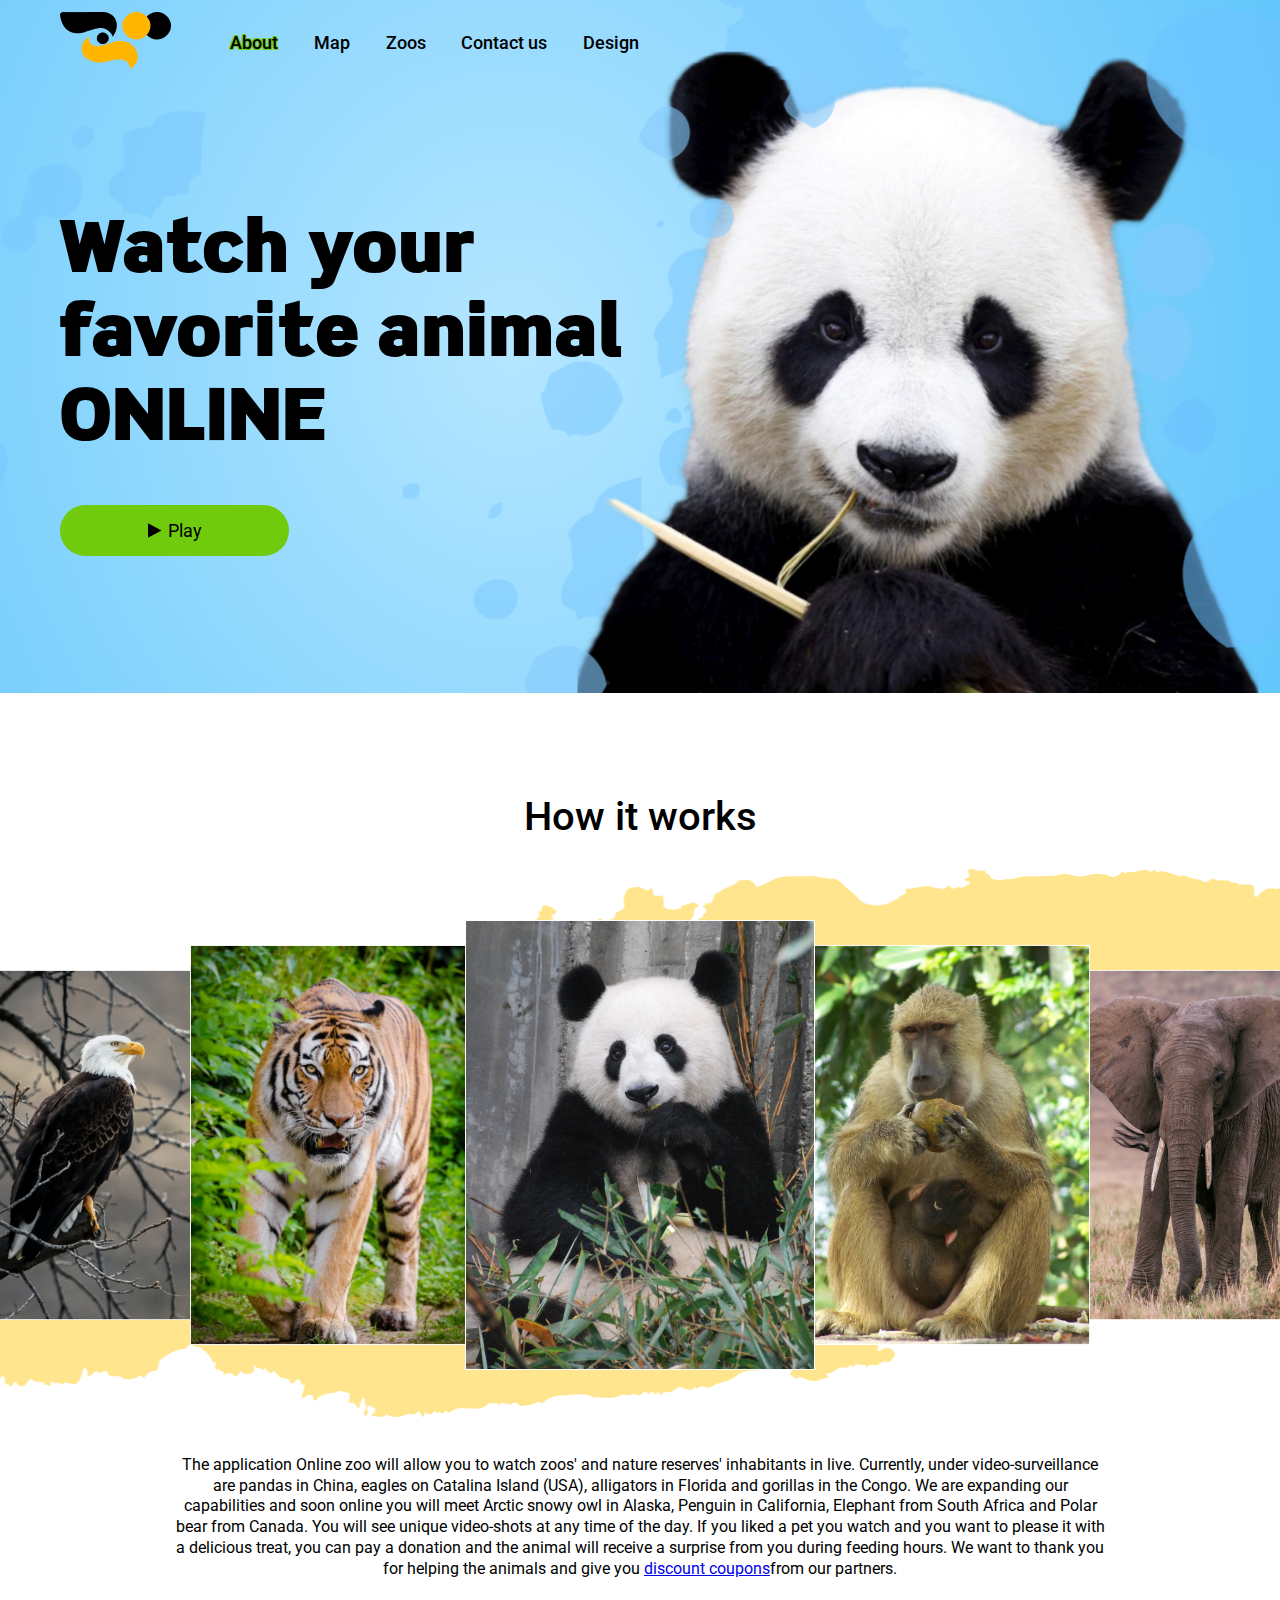
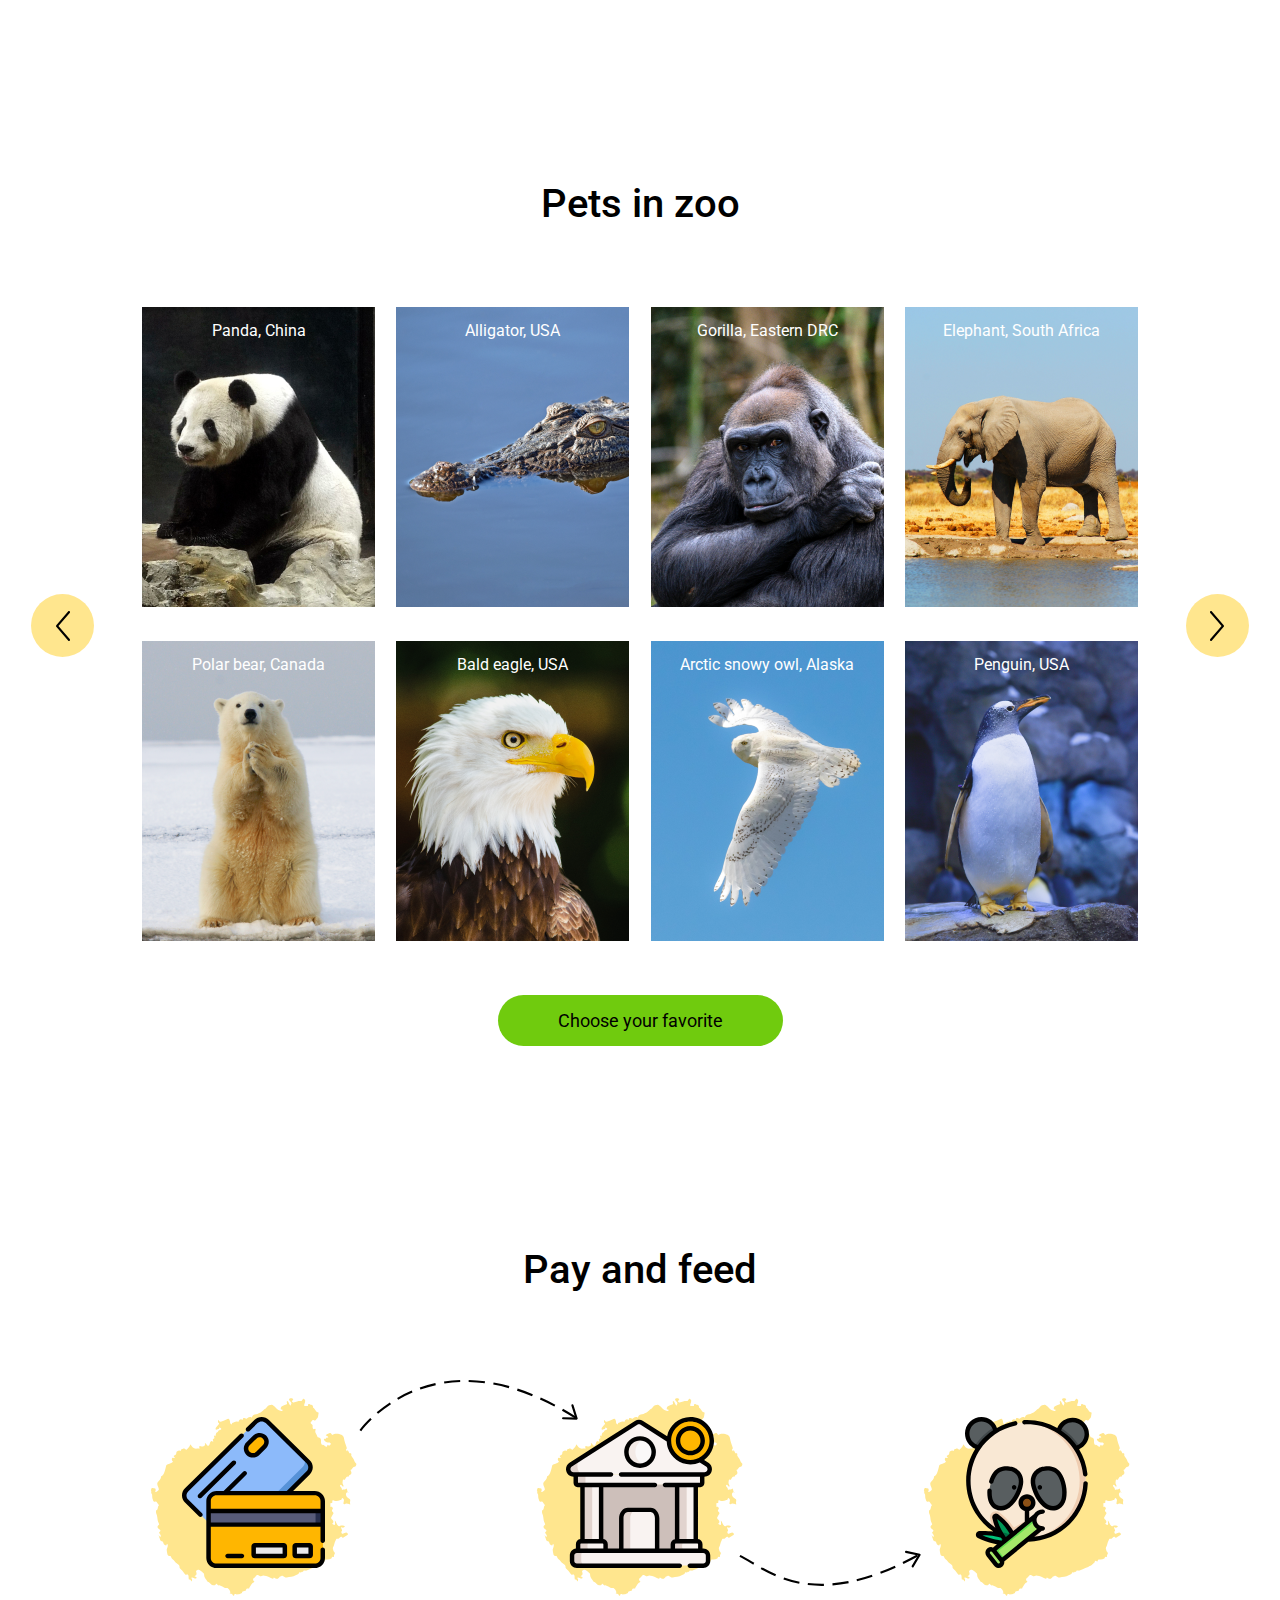
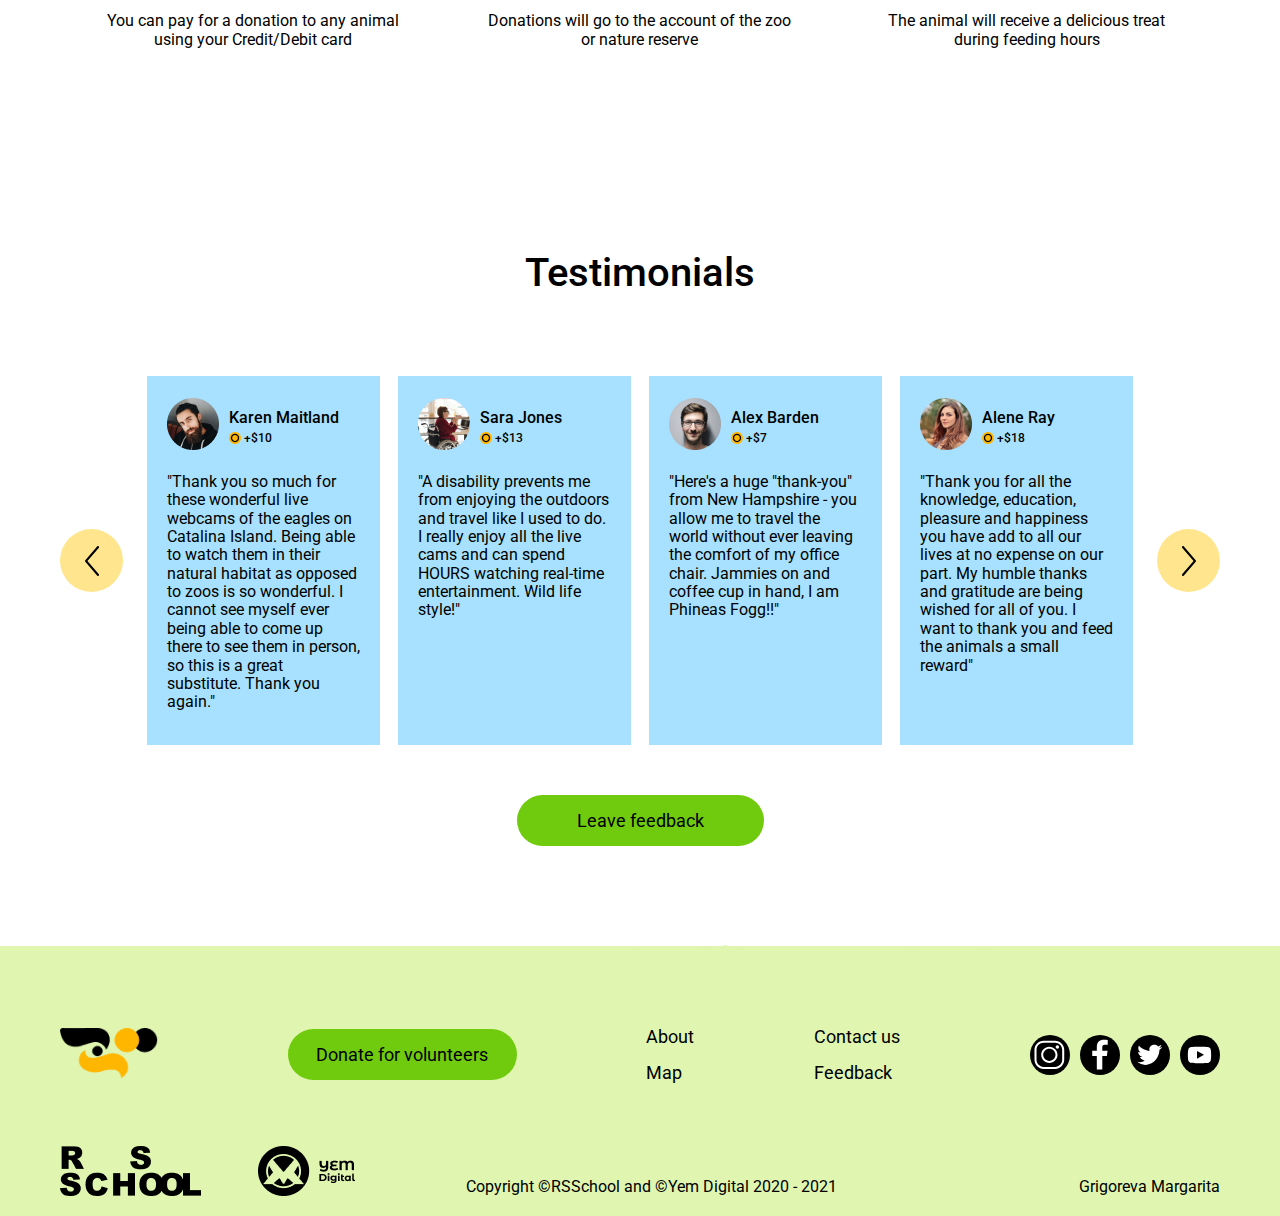
<file: pages/landing/index.html>
<!DOCTYPE html>
<html lang="en">

<head>
  <meta charset="UTF-8">
  <meta http-equiv="X-UA-Compatible" content="IE=edge">
  <meta name="viewport" content="width=device-width, initial-scale=1.0">
  <link rel="stylesheet" href="../../assets/css/normalize.css">
  <link rel="preconnect" href="https://fonts.gstatic.com">
  <link href="https://fonts.googleapis.com/css2?family=Roboto:wght@400;500&display=swap" rel="stylesheet">
  <link rel="stylesheet" href="../../assets/css/style.css">
  <title>Online ZOO</title>
</head>

<body>
  <main>
    <section class="first-section">
      <div class="first-section__wrap">
        <div class="container">
          <header class="header">
            <h1>Online Zoo</h1>
            <div class="logo">
              <a href="index.html">
                <img src="../../assets/images/landing/logo.png" alt="logo" class="logo-image">
              </a>
            </div>
            <nav class="nav">
              <ul class="nav-list">
                <li class="nav-list__item nav-list__item-active"><a href="#"
                    class="nav-list__link nav-list__link-active">About</a></li>
                <li class="nav-list__item"><a href="../map/map.html" class="nav-list__link">Map</a>
                </li>
                <li class="nav-list__item"><a href="../zoos/panda/panda.html" class="nav-list__link">Zoos</a></li>
                <li class="nav-list__item"><a href="../page404/page404.html" class="nav-list__link">Contact us</a></li>
                <li class="nav-list__item"><a href="https://www.figma.com/file/aBvQMVmI665DtzprpiniuH/online-zoo"
                    class="nav-list__link">Design</a></li>
              </ul>
            </nav>
            <div class="burger-btn"></div>
            <aside class="burger-menu">
              <div class="burger-menu-wrap">
                <div class="burger-btn__close"></div>
                <nav class="nav-burger">
                  <ul class="nav-burger-list">
                    <li class="nav-list__item nav-list__item-active nav-burger-list__item">
                      <a href="#" class="nav-list__link nav-list__link-active">About</a></li>
                    <li class="nav-list__item nav-burger-list__item"><a href="../map/map.html"
                        class="nav-list__link">Map</a>
                    </li>
                    <li class="nav-list__item nav-burger-list__item"><a href="../zoos/panda/panda.html"
                        class="nav-list__link">Zoos</a></li>
                    <li class="nav-list__item nav-burger-list__item"><a href="../page404/page404.html"
                        class="nav-list__link">Contact us</a></li>
                    <li class="nav-list__item nav-burger-list__item"><a
                        href="https://www.figma.com/file/aBvQMVmI665DtzprpiniuH/online-zoo"
                        class="nav-list__link">Design</a>
                    </li>
                  </ul>
                </nav>
              </div>
            </aside>
          </header>
          <div class="watch-animals">
            <h2 class="title">Watch your favorite animal ONLINE</h2>
            <a class="play-link" href="../zoos/panda/panda.html">
              <button class="btn btn-play">
                <img src="../../assets/images/landing/arrow.svg" alt="">
                <p class="btn__text">Play</p>
              </button>
            </a>
          </div>
        </div>
      </div>
    </section>
    <section class="second-section">
      <div class="container">
        <div class="how-it-work">
          <h3 class="section-title">How it works</h3>
          <div class="animal-list-wrapper">
            <ul class="animals-list">
              <li class="animals-list__item animal-list__eagle" data-pos="-2"><img
                  src="../../assets/images/landing/eagle.png" alt="eagle" class="list-image list-image__eagle"></li>
              <li class="animals-list__item animal-list__tiger" data-pos="-1"><img
                  src="../../assets/images/landing/tiger.png" alt="tiger" class="list-image-middle  list-image__tiger">
              </li>
              <li class="animals-list__item animal-list__panda" data-pos="0"><img
                  src="../../assets/images/landing/panda.png" alt="panda" class="list-image-big list-image__panda"></li>
              <li class="animals-list__item animal-list__monkey" data-pos="1"><img
                  src="../../assets/images/landing/monkey.png" alt="monkey"
                  class="list-image-middle list-image__monkey"></li>
              <li class="animals-list__item animal-list__elephant" data-pos="2"><img
                  src="../../assets/images/landing/elephant.png" alt="elephant" class="list-image"></li>
            </ul>
          </div>
          <p class="section-description">The application Оnline zoo will allow you to watch zoos' and nature reserves'
            inhabitants in live. Currently, under video-surveillance are pandas in China, eagles on Catalina Island
            (USA), alligators in Florida and gorillas in the Congo. We are expanding our capabilities and soon online
            you will meet Arctic snowy owl in Alaska, Penguin in California, Elephant from South Africa and Polar bear
            from Canada. You will see unique video-shots at any time of the day. If you liked a pet you watch and you
            want to please it with a delicious treat, you can pay a donation and the animal will receive a surprise from
            you during feeding hours.
            We want to thank you for helping the animals and give you <a href="#">discount coupons</a>from our partners.
          </p>
        </div>
      </div>
    </section>
    <section class="third-section">
      <div class="container">
        <div class="pets-in-zoo">
          <h3 class="section-title">Pets in zoo</h3>
          <div class="slider-wrapper">
            <div class="arrow-left arrows desctop">
            </div>
            <div class="slider-container">
              <div class="item item__active">
                <div class="slider">
                  <div class="slider-item">
                    <a href="../zoos/panda/panda.html" class="slider-link">
                      <img src="../../assets/images/landing/Panda1.png" alt="Panda" class="slider-image">
                      <p class="slider-link-text">Panda, China</p>
                    </a>
                  </div>
                  <div class="slider-item">
                    <a href="../zoos/alligator/alligator.html" class="slider-link">
                      <img src="../../assets/images/landing/alligator.png" alt="alligator" class="slider-image">
                      <p class="slider-link-text">Alligator, USA</p>
                    </a>
                  </div>
                  <div class="slider-item">
                    <a href="../zoos/gorilla/gorilla.html" class="slider-link">
                      <img src="../../assets/images/landing/gorilla.png" alt="gorilla" class="slider-image">
                      <p class="slider-link-text">Gorilla, Eastern DRC</p>
                    </a>
                  </div>
                  <div class="slider-item">
                    <a href="" class="slider-link">
                      <img src="../../assets/images/landing/Elephant1.png" alt="Elephant" class="slider-image">
                      <p class="slider-link-text">Elephant, South Africa</p>
                    </a>
                  </div>
                  <div class="slider-item">
                    <a href="" class="slider-link">
                      <img src="../../assets/images/landing/bear.png" alt="bear" class="slider-image">
                      <p class="slider-link-text">Polar bear, Canada</p>
                    </a>
                  </div>
                  <div class="slider-item">
                    <a href="../zoos/eagle/eagle.html" class="slider-link">
                      <img src="../../assets/images/landing/Bald-eagle.png" alt="Bald-eagle" class="slider-image">
                      <p class="slider-link-text">Bald eagle, USA</p>
                    </a>
                  </div>
                  <div class="slider-item">
                    <a href="" class="slider-link">
                      <img src="../../assets/images/landing/Owl.png" alt="Owl" class="slider-image">
                      <p class="slider-link-text">Arctic snowy owl, Alaska</p>
                    </a>
                  </div>
                  <div class="slider-item">
                    <a href="" class="slider-link">
                      <img src="../../assets/images/landing/penguin.png" alt="penguin" class="slider-image">
                      <p class="slider-link-text">Penguin, USA</p>
                    </a>
                  </div>
                </div>
              </div>
              <div class="item">
                <div class="slider">
                  <div class="slider-item">
                    <a href="../zoos/panda/panda.html" class="slider-link">
                      <img src="../../assets/images/landing/Panda1.png" alt="Panda" class="slider-image">
                      <p class="slider-link-text">Panda, China</p>
                    </a>
                  </div>
                  <div class="slider-item">
                    <a href="../zoos/alligator/alligator.html" class="slider-link">
                      <img src="../../assets/images/landing/alligator.png" alt="alligator" class="slider-image">
                      <p class="slider-link-text">Alligator, USA</p>
                    </a>
                  </div>
                  <div class="slider-item">
                    <a href="../zoos/gorilla/gorilla.html" class="slider-link">
                      <img src="../../assets/images/landing/gorilla.png" alt="gorilla" class="slider-image">
                      <p class="slider-link-text">Gorilla, Eastern DRC</p>
                    </a>
                  </div>
                  <div class="slider-item">
                    <a href="" class="slider-link">
                      <img src="../../assets/images/landing/Elephant1.png" alt="Elephant" class="slider-image">
                      <p class="slider-link-text">Elephant, South Africa</p>
                    </a>
                  </div>
                  <div class="slider-item">
                    <a href="" class="slider-link">
                      <img src="../../assets/images/landing/bear.png" alt="bear" class="slider-image">
                      <p class="slider-link-text">Polar bear, Canada</p>
                    </a>
                  </div>
                  <div class="slider-item">
                    <a href="../zoos/eagle/eagle.html" class="slider-link">
                      <img src="../../assets/images/landing/Bald-eagle.png" alt="Bald-eagle" class="slider-image">
                      <p class="slider-link-text">Bald eagle, USA</p>
                    </a>
                  </div>
                  <div class="slider-item">
                    <a href="" class="slider-link">
                      <img src="../../assets/images/landing/Owl.png" alt="Owl" class="slider-image">
                      <p class="slider-link-text">Arctic snowy owl, Alaska</p>
                    </a>
                  </div>
                  <div class="slider-item">
                    <a href="" class="slider-link">
                      <img src="../../assets/images/landing/penguin.png" alt="penguin" class="slider-image">
                      <p class="slider-link-text">Penguin, USA</p>
                    </a>
                  </div>
                </div>
              </div>
              <div class="item">
                <div class="slider">
                  <div class="slider-item">
                    <a href="../zoos/panda/panda.html" class="slider-link">
                      <img src="../../assets/images/landing/Panda1.png" alt="Panda" class="slider-image">
                      <p class="slider-link-text">Panda, China</p>
                    </a>
                  </div>
                  <div class="slider-item">
                    <a href="../zoos/alligator/alligator.html" class="slider-link">
                      <img src="../../assets/images/landing/alligator.png" alt="alligator" class="slider-image">
                      <p class="slider-link-text">Alligator, USA</p>
                    </a>
                  </div>
                  <div class="slider-item">
                    <a href="../zoos/gorilla/gorilla.html" class="slider-link">
                      <img src="../../assets/images/landing/gorilla.png" alt="gorilla" class="slider-image">
                      <p class="slider-link-text">Gorilla, Eastern DRC</p>
                    </a>
                  </div>
                  <div class="slider-item">
                    <a href="" class="slider-link">
                      <img src="../../assets/images/landing/Elephant1.png" alt="Elephant" class="slider-image">
                      <p class="slider-link-text">Elephant, South Africa</p>
                    </a>
                  </div>
                  <div class="slider-item">
                    <a href="" class="slider-link">
                      <img src="../../assets/images/landing/bear.png" alt="bear" class="slider-image">
                      <p class="slider-link-text">Polar bear, Canada</p>
                    </a>
                  </div>
                  <div class="slider-item">
                    <a href="../zoos/eagle/eagle.html" class="slider-link">
                      <img src="../../assets/images/landing/Bald-eagle.png" alt="Bald-eagle" class="slider-image">
                      <p class="slider-link-text">Bald eagle, USA</p>
                    </a>
                  </div>
                  <div class="slider-item">
                    <a href="" class="slider-link">
                      <img src="../../assets/images/landing/Owl.png" alt="Owl" class="slider-image">
                      <p class="slider-link-text">Arctic snowy owl, Alaska</p>
                    </a>
                  </div>
                  <div class="slider-item">
                    <a href="" class="slider-link">
                      <img src="../../assets/images/landing/penguin.png" alt="penguin" class="slider-image">
                      <p class="slider-link-text">Penguin, USA</p>
                    </a>
                  </div>
                </div>
              </div>
            </div>
            <div class="arrow-right arrows desctop">
            </div>
            <div class="arrows-adaptive">
              <div class="arrow-left arrows">
              </div>
              <div class="arrow-right arrows">
              </div>
            </div>
          </div>
          <a href="../map/map.html" class="play-link"><button class="btn btn-choose">Choose your favorite</button></a>
        </div>
      </div>
    </section>
    <section class="fourth-section">
      <div class="container">
        <div class="pay-feed">
          <h3 class="section-title">Pay and feed</h3>
          <div class="instruction">
            <div class="instruction-item">
              <div class="img-wrapper"><img src="../../assets/icons/card.svg" alt="card" class="instruction-img">
              </div>
              <p class="instruction-text">You can pay for a donation to any animal using your Credit/Debit card</p>
            </div>
            <div class="instruction-item">
              <div class="img-wrapper"><img src="../../assets/icons/zoo.svg" alt="zoo" class="instruction-img">
              </div>
              <p class="instruction-text">Donations will go to the account of the zoo or nature reserve</p>
            </div>
            <div class="instruction-item">
              <div class="img-wrapper"><img src="../../assets/icons/panda.svg" alt="panda" class="instruction-img">
              </div>
              <p class="instruction-text">The animal will receive a delicious treat during feeding hours</p>
            </div>
          </div>
        </div>
      </div>
    </section>
    <section class="fifth-section">
      <div class="container">
        <div class="testimonials">
          <h3 class="section-title section-title-testimonials">Testimonials</h3>
          <div class="slider-wrapper feedback">
            <div class="arrow-left arrows desctop">
            </div>
            <div class="slider-feedback">
              <div class="slider-feedback-item">
                <div class="caption">
                  <div class="caption-img"><img src="../../assets/images/landing/caption1.png" alt=""></div>
                  <div class="caption-name">
                    <p class="name-text">Karen Maitland</p>
                    <p class="donat">+$10</p>
                  </div>
                </div>
                <p class="feedback-text">"Thank you so much for these wonderful live webcams of the eagles on Catalina
                  Island. Being able to watch them in their natural habitat as opposed to zoos is so wonderful. I cannot
                  see myself ever being able to come up there to see them in person, so this is a great substitute.
                  Thank you again."</p>
              </div>
              <div class="slider-feedback-item">
                <div class="caption">
                  <div class="caption-img"><img src="../../assets/images/landing/caption2.png" alt=""></div>
                  <div class="caption-name">
                    <p class="name-text">Sara Jones</p>
                    <p class="donat">+$13</p>
                  </div>
                </div>
                <p class="feedback-text">"A disability prevents me from enjoying the outdoors and travel like I used to
                  do. I really enjoy all the live cams and can spend HOURS watching real-time entertainment. Wild life
                  style!"</p>
              </div>
              <div class="slider-feedback-item">
                <div class="caption">
                  <div class="caption-img"><img src="../../assets/images/landing/caption3.png" alt=""></div>
                  <div class="caption-name">
                    <p class="name-text">Alex Barden</p>
                    <p class="donat">+$7</p>
                  </div>
                </div>
                <p class="feedback-text">"Here's a huge "thank-you" from New Hampshire - you allow me to travel the
                  world without ever leaving the comfort of my office chair. Jammies on and coffee cup in hand, I am
                  Phineas Fogg!!"</p>
              </div>
              <div class="slider-feedback-item">
                <div class="caption">
                  <div class="caption-img"><img src="../../assets/images/landing/caption4.png" alt=""></div>
                  <div class="caption-name">
                    <p class="name-text">Alene Ray</p>
                    <p class="donat">+$18</p>
                  </div>
                </div>
                <p class="feedback-text">"Thank you for all the knowledge, education, pleasure and happiness you have
                  add to all our lives at no expense on our part. My humble thanks and gratitude are being wished for
                  all of you. I want to thank you and feed the animals a small reward"</p>
              </div>
            </div>
            <div class="arrow-right arrows desctop">
            </div>
            <div class="arrows-adaptive">
              <div class="arrow-left arrows">
              </div>
              <div class="arrow-right arrows">
              </div>
            </div>
          </div>
          <button class="btn btn-choose btn-feedback">Leave feedback</button>
        </div>
      </div>
    </section>
    <footer class="footer">
      <div class="footer-block-wrapper">
        <img src="../../assets/images/landing/footer-bg.svg" alt="" class="footer-bg footer-bg-landing">
        <div class="container">
          <div class="footer-wrapper">
            <div class="footer-row1">
              <div class="logo">
                <a href="#">
                  <img src="../../assets/images/landing/logo.png" alt="logo" class="logo-image logo-image-footer">
                </a>
              </div>
              <button class="btn footer-btn desctop mobile">Donate for volunteers</button>
              <nav class="footer-nav ">
                <ul class="footer-nav-list">
                  <li class="footer-list__item "><a href="#" class="nav-list__link">About</a></li>
                  <li class="footer-list__item"><a href="../map/map.html" class="nav-list__link">Map</a></li>
                </ul>
                <ul class="footer-nav-list">
                  <li class="footer-list__item"><a href="../page404/page404.html" class="nav-list__link">Contact us</a>
                  </li>
                  <li class="footer-list__item"><a href="#" class="nav-list__link">Feedback</a></li>
                </ul>
              </nav>
              <nav class="footer-link">
                <ul class="footer-link__list">
                  <li class="footer-link__item"><a href="#" class="link instagram"><img
                        src="../../assets/icons/insta.svg" alt=""></a></li>
                  <li class="footer-link__item"><a href="#" class="link fb"><img src="../../assets/icons/fb.svg"
                        alt=""></a>
                  </li>
                  <li class="footer-link__item"><a href="#" class="link twitter"><img
                        src="../../assets/icons/twitter.svg" alt=""></a></li>
                  <li class="footer-link__item"><a href="#" class="link youtube"><img
                        src="../../assets/icons/youtube.svg" alt=""></a></li>
                </ul>
              </nav>
            </div>
            <div class="footer-row2">
              <div class="footer-logo-wrapper">
                <div class="footer-logo">
                  <img src="../../assets/icons/RS-logo.png" alt="RS-logo" class="logo-RS" title="Rolling Scopes School">
                  <img src="../../assets/icons/YEM-logo.png" alt="YEM-logo" class="logo-YEM" title="Yem Digital">
                </div>
                <div class="btn-wrapper">
                  <button class="btn footer-btn adaptive-btn">Donate for volunteers</button>
                </div>
              </div>
              <div class="footer-info">
                <span class="footer-description">Copyright ©RSSchool and ©Yem Digital 2020 - 2021</span>
                <span class="author">Grigoreva Margarita</span>
              </div>
            </div>
          </div>
        </div>
      </div>
    </footer>
    <div class="pop-up__feedback">
      <div class="pop-up__feedback-wrap">
        <button class="pop-up-btn__close"></button>
        <input id="input" type="text" class="input-name input" placeholder="Name" required>
        <input id="input" type="email" class="input-email input" placeholder="Email" required>
        <textarea id="input" type="text" class="input-text input" placeholder="Your text here (300 max)" maxlength="280"
          required></textarea>
        <button class="pop-up__feedback-btn btn">Submit</button>
      </div>
    </div>
    <div class="modal-overlay" id="modal-overlay"></div>
    <!-- pop-up-donat -->
    <div class="pop-up__donat">
      <div class="pop-up__donat-wrap">
        <button class="pop-up-btn__close"></button>
        <select class="select-css">
          <option value="Alligator" class="select-animal-option">Alligator</option>
          <option value="Panda" class="select-animal-option">Panda</option>
          <option value="Eagle" class="select-animal-option">Eagle</option>
          <option value="Gorilla" class="select-animal-option">Gorilla</option>
        </select>
        <div class="donat-wrap">
          <input id="input" type="number" step="1" min="0" max="9999" class="input-donat input-dnt" placeholder="Amount"
            required>
          <select class="select-money">
            <option label="USD">
            <option label="EUR">
          </select>
        </div>
        <textarea id="input" type="text" class="input-donat-text input-dnt" placeholder="Your text here" maxlength="280"
          required></textarea>
        <button id="next-btn" class="pop-up__donat-btn btn">Next</button>
      </div>
    </div>
    <!-- pop-up-donat-card -->
    <div class="pop-up__card">
      <div class="pop-up__card-wrap">
        <button class="pop-up-btn__close"></button>
        <div class="pop-up__card-face">
          <input id="input" type="text" class="input-card" placeholder="Card Number" maxlength="16" required>
          <div class="input-card-date">
            <input type="text" placeholder="MM" maxlength="2" class="input-card-date-item" required>
            <input type="text" placeholder="YY" maxlength="2" class="input-card-date-item" required>
          </div>
          <input id="input" type="email" class="input-card" placeholder="Cardholder Name" required>
        </div>
        <div class="pop-up__card-back">
          <img src="../../assets/icons/back-card-line.svg" alt="" class="card-line">
          <div class="card-line__small-wrap">
            <img src="../../assets/icons/card-line__small.png" alt="" class="card-line__small">
            <img src="../../assets/icons/card-line__small.png" alt="" class="card-line__small">
            <img src="../../assets/icons/card-line__small.png" alt="" class="card-line__small">
            <img src="../../assets/icons/card-line__small.png" alt="" class="card-line__small">
          </div>
          <input type="text" placeholder="CVC" maxlength="3" class="input-card-cvc">
        </div>
        <button id="donate-btn" class="pop-up__donat-btn pop-up__donat-btn2 btn">Donate</button>
      </div>
    </div>
  </main>
  <script src="carusel.js"></script>
  <script src="../../assets/pop-up/pop-up.js"></script>
  <script src="burger.js"></script>
</body>

</html>
</file>
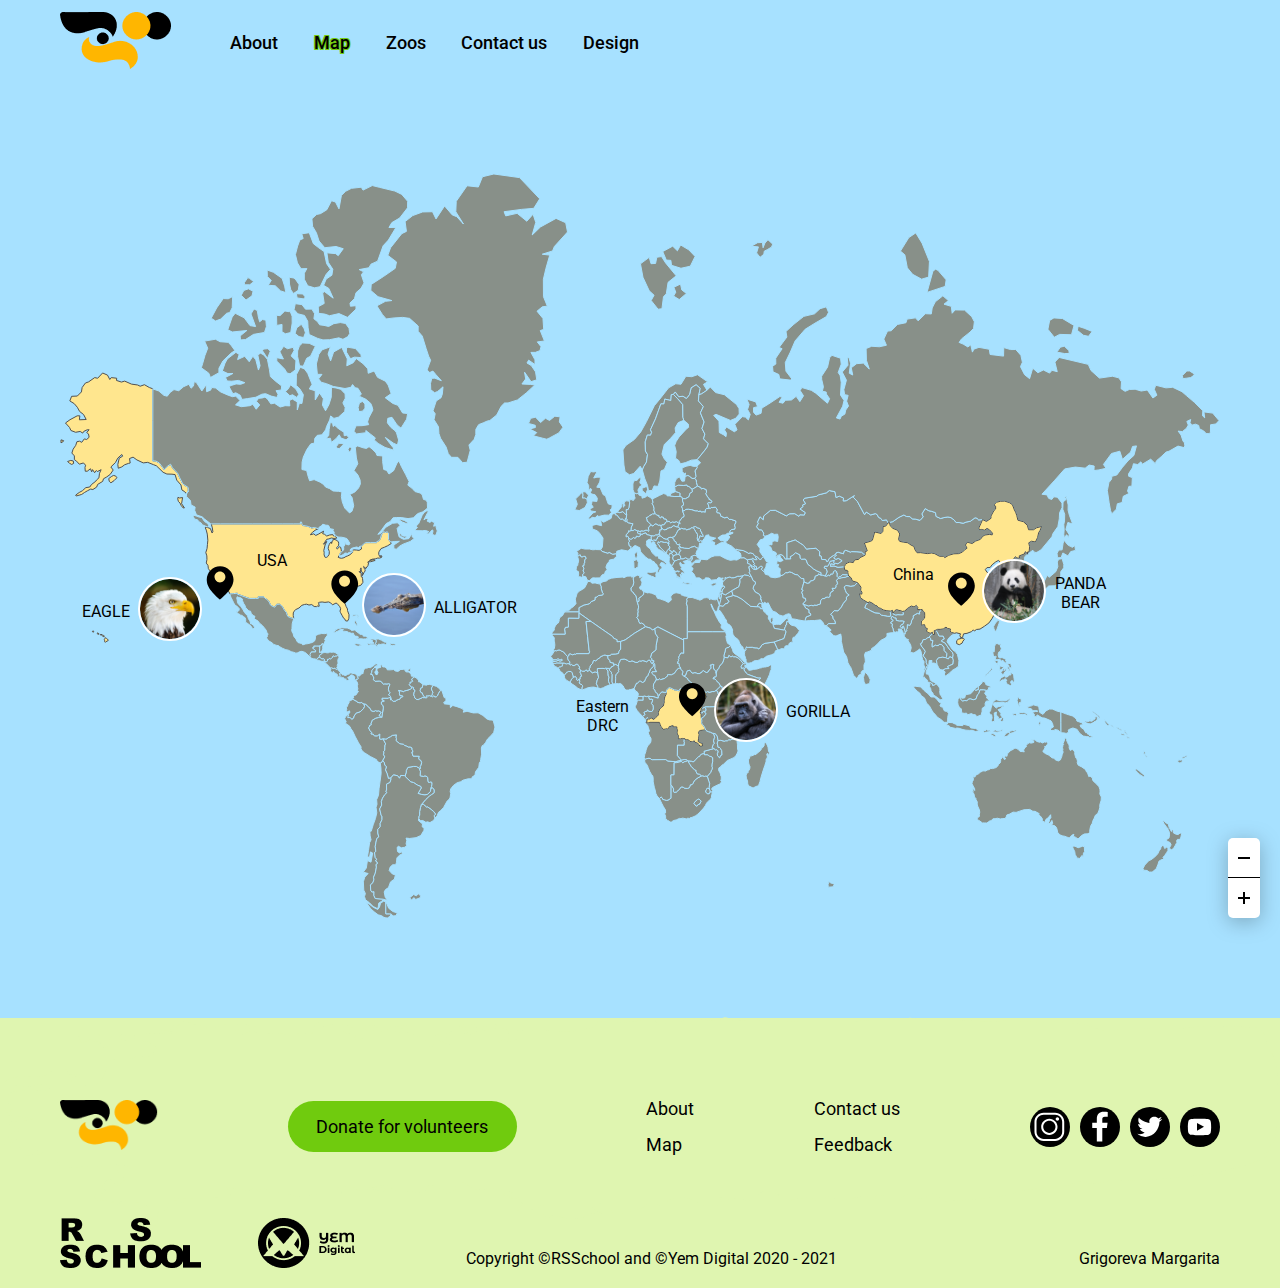
<file: pages/map/map.html>
<!DOCTYPE html>
<html lang="en">

<head>
  <meta charset="UTF-8">
  <meta http-equiv="X-UA-Compatible" content="IE=edge">
  <meta name="viewport" content="width=device-width, initial-scale=1.0">
  <link rel="stylesheet" href="../../assets/css/normalize.css">
  <link rel="preconnect" href="https://fonts.gstatic.com">
  <link href="https://fonts.googleapis.com/css2?family=Roboto:wght@400;500&display=swap" rel="stylesheet">
  <link rel="stylesheet" href="../../assets/css/style.css">
  <title>Online ZOO</title>
</head>

<body>
  <main>
    <section class="header-map" id="header">
      <div class="container-map">
        <div class="header-wrapper">
          <header class="map-header">
            <h1>Online Zoo</h1>
            <div class="logo">
              <a href="../landing/index.html">
                <img src="../../assets/images/landing/logo.png" alt="logo" class="logo-image">
              </a>
            </div>
            <nav class="nav">
              <ul class="nav-list">
                <li class="nav-list__item"><a href="../landing/index.html" class="nav-list__link">About</a></li>
                <li class="nav-list__item nav-list__item-active"><a href="#"
                    class="nav-list__link nav-list__link-active">Map</a></li>
                <li class="nav-list__item"><a href="../zoos/panda/panda.html" class="nav-list__link">Zoos</a></li>
                <li class="nav-list__item"><a href="../page404/page404.html" class="nav-list__link">Contact us</a></li>
                <li class="nav-list__item"><a href="https://www.figma.com/file/aBvQMVmI665DtzprpiniuH/online-zoo"
                    class="nav-list__link">Design</a></li>
              </ul>
            </nav>
            <div class="burger-btn"></div>
            <aside class="burger-menu">
              <div class="burger-menu-wrap">
                <div class="burger-btn__close"></div>
                <nav class="nav-burger">
                  <ul class="nav-burger-list">
                    <li class="nav-list__item  nav-burger-list__item">
                      <a href="../landing/index.html" class="nav-list__link ">About</a></li>
                    <li class="nav-list__item nav-list__item-active nav-burger-list__item"><a href="../map/map.html"
                        class="nav-list__link nav-list__link-active">Map</a>
                    </li>
                    <li class="nav-list__item nav-burger-list__item"><a href="../zoos/panda/panda.html"
                        class="nav-list__link">Zoos</a></li>
                    <li class="nav-list__item nav-burger-list__item"><a href="../page404/page404.html"
                        class="nav-list__link">Contact us</a></li>
                    <li class="nav-list__item nav-burger-list__item"><a
                        href="https://www.figma.com/file/aBvQMVmI665DtzprpiniuH/online-zoo"
                        class="nav-list__link">Design</a>
                    </li>
                  </ul>
                </nav>
              </div>
            </aside>
          </header>
        </div>
      </div>
    </section>
    <section class="map">
      <div class="map-zoom">
        <button class="zoom-button minus-btn" id="zoomOut"></button>
        <button class="zoom-button plus-btn" id="zoomIn"></button>
      </div>
      <div id="wrapper">
        <div class="container">
          <div class="map-wrapper" id="map">
            <img src="../../assets/images/map/map.svg" alt="map-bg" class="map-bg" id="map-bg">
            <div class="map-eagle animals">
              <p class="animal-name animal-name-eagle">EAGLE</p>
              <a href="../zoos/eagle/eagle.html" class="animal-link">
                <img src="../../assets/images/map/eagle.png" alt="eagle" class="animal-image">
              </a>
              <div class="map-eagle-info-hidden">
                <span class="map-info-text">EAGLE, California, USA</span>
                <a href="../zoos/eagle/eagle.html" class="map-info-link">Watch online</a>
              </div>
            </div>
            <div class="map-alligator animals">
              <a href="../zoos/alligator/alligator.html" class="animal-link">
                <img src="../../assets/images/map/alligator.png" alt="alligator" class="animal-image">
              </a>
              <p class="animal-name">ALLIGATOR</p>
              <div class="map-alligator-info-hidden">
                <span class="map-info-text">ALLIGATOR, Florida, USA</span>
                <a href="../zoos/alligator/alligator.html" class="map-info-link">Watch online</a>
              </div>
            </div>
            <div class="map-gorilla animals">
              <a href="../zoos/gorilla/gorilla.html" class="animal-link">
                <img src="../../assets/images/map/gorilla.png" alt="gorilla" class="animal-image">
              </a>
              <p class="animal-name">GORILLA</p>
              <div class="map-gorilla-info-hidden">
                <span class="map-info-text">GORILLA, Eastern DRC</span>
                <a href="../zoos/gorilla/gorilla.html" class="map-info-link">Watch online</a>
              </div>
            </div>
            <div class="map-panda animals">
              <a href="../zoos/panda/panda.html" class="animal-link">
                <img src="../../assets/images/map/panda.png" alt="panda" class="animal-image">
              </a>
              <p class="animal-name animal-name-panda">PANDA BEAR</p>
              <div class="map-panda-info-hidden">
                <span class="map-info-text">PANDA, <br> China</span>
                <a href="../zoos/panda/panda.html" class="map-info-link">Watch online</a>
              </div>
            </div>
            <h4 class="map-country-usa map-country">USA</h4>
            <h4 class="map-country-drc map-country">Eastern DRC</h4>
            <h4 class="map-country-china map-country">China</h4>
          </div>
        </div>
      </div>
    </section>
    <footer class="footer" id="footer">
      <div class="footer-block-wrapper">
        <img src="../../assets/images/landing/footer-bg.svg" alt="" class="footer-bg">
        <div class="container">
          <div class="footer-wrapper">
            <div class="footer-row1">
              <div class="logo">
                <a href="../landing/index.html">
                  <img src="../../assets/images/landing/logo.png" alt="logo" class="logo-image logo-image-footer">
                </a>
              </div>
              <button class="btn footer-btn desctop mobile">Donate for volunteers</button>
              <nav class="footer-nav ">
                <ul class="footer-nav-list">
                  <li class="footer-list__item "><a href="../landing/index.html" class="nav-list__link">About</a></li>
                  <li class="footer-list__item"><a href="#" class="nav-list__link">Map</a></li>
                </ul>
                <ul class="footer-nav-list">
                  <li class="footer-list__item"><a href="../page404/page404.html" class="nav-list__link">Contact us</a>
                  </li>
                  <li class="footer-list__item"><a href="#" class="nav-list__link">Feedback</a></li>
                </ul>
              </nav>
              <nav class="footer-link">
                <ul class="footer-link__list">
                  <li class="footer-link__item"><a href="#" class="link instagram"><img
                        src="../../assets/icons/insta.svg" alt=""></a></li>
                  <li class="footer-link__item"><a href="#" class="link fb"><img src="../../assets/icons/fb.svg"
                        alt=""></a>
                  </li>
                  <li class="footer-link__item"><a href="#" class="link twitter"><img
                        src="../../assets/icons/twitter.svg" alt=""></a></li>
                  <li class="footer-link__item"><a href="#" class="link youtube"><img
                        src="../../assets/icons/youtube.svg" alt=""></a></li>
                </ul>
              </nav>
            </div>
            <div class="footer-row2">
              <div class="footer-logo-wrapper">
                <div class="footer-logo">
                  <img src="../../assets/icons/RS-logo.png" alt="RS-logo" class="logo-RS" title="Rolling Scopes School">
                  <img src="../../assets/icons/YEM-logo.png" alt="YEM-logo" class="logo-YEM" title="Yem Digital">
                </div>
                <div class="btn-wrapper">
                  <button class="btn footer-btn adaptive-btn">Donate for volunteers</button>
                </div>
              </div>
              <div class="footer-info">
                <span class="footer-description">Copyright ©RSSchool and ©Yem Digital 2020 - 2021</span>
                <span class="author">Grigoreva Margarita</span>
              </div>
            </div>
          </div>
        </div>
      </div>
    </footer>
    <div class="modal-overlay" id="modal-overlay"></div>
    <div class="pop-up__donat">
      <div class="pop-up__donat-wrap">
        <button class="pop-up-btn__close"></button>
        <select class="select-css">
          <option value="Alligator" class="select-animal-option">Alligator</option>
          <option value="Panda" class="select-animal-option">Panda</option>
          <option value="Eagle" class="select-animal-option">Eagle</option>
          <option value="Gorilla" class="select-animal-option">Gorilla</option>
        </select>
        <div class="donat-wrap">
          <input id="input" type="number" step="1" min="0" max="9999" class="input-donat input-dnt" placeholder="Amount"
            required>
          <select class="select-money">
            <option label="USD">
            <option label="EUR">
          </select>
        </div>
        <textarea id="input" type="text" class="input-donat-text input-dnt" placeholder="Your text here" maxlength="280"
          required></textarea>
        <button id="next-btn" class="pop-up__donat-btn btn">Next</button>
      </div>
    </div>
    <!-- pop-up-donat-card -->
    <div class="pop-up__card">
      <div class="pop-up__card-wrap">
        <button class="pop-up-btn__close"></button>
        <div class="pop-up__card-face">
          <input id="input" type="text" class="input-card" placeholder="Card Number" maxlength="16" required>
          <div class="input-card-date">
            <input type="text" placeholder="MM" maxlength="2" class="input-card-date-item" required>
            <input type="text" placeholder="YY" maxlength="2" class="input-card-date-item" required>
          </div>
          <input id="input" type="email" class="input-card" placeholder="Cardholder Name" required>
        </div>
        <div class="pop-up__card-back">
          <img src="../../assets/icons/back-card-line.svg" alt="" class="card-line">
          <div class="card-line__small-wrap">
            <img src="../../assets/icons/card-line__small.png" alt="" class="card-line__small">
            <img src="../../assets/icons/card-line__small.png" alt="" class="card-line__small">
            <img src="../../assets/icons/card-line__small.png" alt="" class="card-line__small">
            <img src="../../assets/icons/card-line__small.png" alt="" class="card-line__small">
          </div>
          <input type="text" placeholder="CVC" maxlength="3" class="input-card-cvc" required>
        </div>
        <button id="donate-btn" class="pop-up__donat-btn pop-up__donat-btn2 btn">Donate</button>
      </div>
    </div>
  </main>
  <script src="map.js"></script>
  <script src="../landing/burger.js"></script>
  <script src="../../assets/pop-up/pop-up-donat.js"></script>
</body>

</html>
</file>
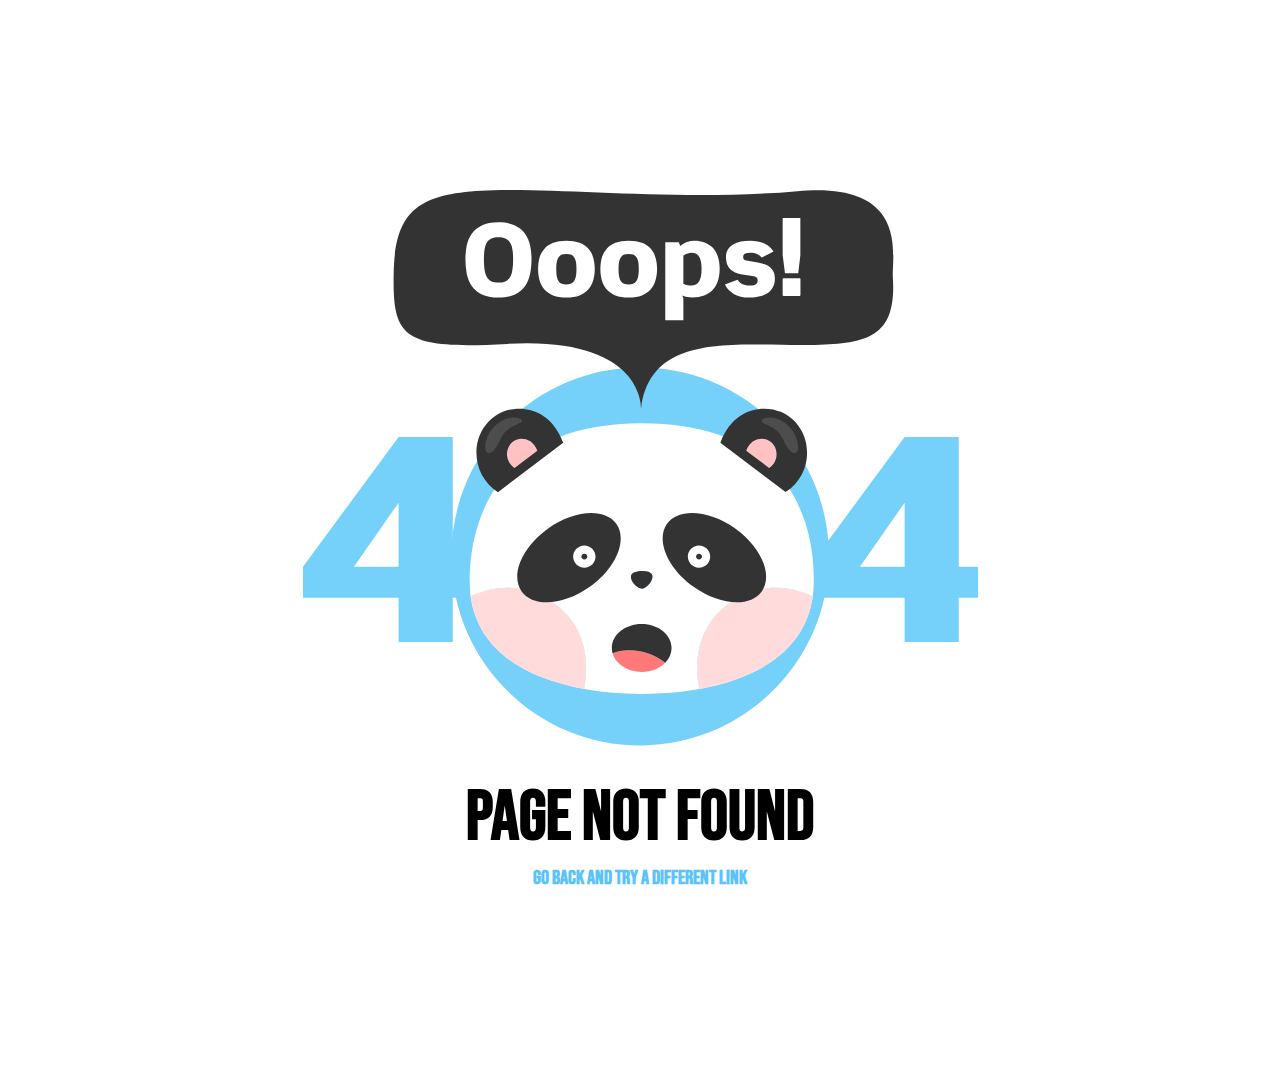
<file: pages/page404/page404.html>
<!DOCTYPE html>
<html lang="en">

<head>
  <meta charset="UTF-8">
  <meta http-equiv="X-UA-Compatible" content="IE=edge">
  <meta name="viewport" content="width=device-width, initial-scale=1.0">
  <link rel="stylesheet" href="../../assets/css/normalize.css">
  <link rel="preconnect" href="https://fonts.gstatic.com">
  <link href="https://fonts.googleapis.com/css2?family=Bebas+Neue&display=swap" rel="stylesheet">
  <link rel="stylesheet" href="../../assets/css/style.css">
  <title>Page not found</title>
</head>

<body>
  <main>
    <div class="container">
      <div class="page404-wrapper">
        <img src="../../assets/icons/page404.svg" alt="" class="page404-bg">
        <h2 class="page404-title">PAGE NOT FOUND</h2>
        <a href="../landing/index.html" class="page404-link">Go back and try a different link</a>
      </div>
    </div>

  </main>
</body>

</html>
</file>
<file: assets/css/style.css>
@charset "UTF-8";
/** импорт стилей интерфейса **/
* {
  -webkit-box-sizing: border-box;
          box-sizing: border-box;
}

body {
  color: #000000;
  font-family: 'Roboto', sans-serif;
  overflow-x: hidden;
}

body.notScroll {
  overflow: hidden;
}

main {
  overflow: hidden;
  position: relative;
}

.container {
  max-width: 1160px;
  margin: auto;
  position: relative;
}

.section-title {
  margin: 0;
  font-weight: 500;
  font-size: 40px;
  line-height: 47px;
  text-align: center;
  margin-bottom: 80px;
}

p {
  margin: 0;
}

h1 {
  position: absolute;
  width: 1px;
  height: 1px;
  overflow: hidden;
  visibility: hidden;
  padding: 0;
  clip: rect(0 0 0 0);
}

.play-link {
  display: -webkit-box;
  display: -ms-flexbox;
  display: flex;
  text-decoration: none;
  color: #000000;
}

button:hover {
  cursor: pointer;
}

button:focus {
  outline: none;
}

.arrows-adaptive {
  display: none;
}

.adaptive-btn {
  display: none !important;
}

@media (max-width: 1160px) {
  .container {
    width: 95%;
  }
}

@media (max-width: 855px) {
  .desctop {
    display: none !important;
  }
  .adaptive-btn {
    display: block !important;
    padding: 14px 17px !important;
  }
}

@media (max-width: 630px) {
  .mobile {
    display: block !important;
  }
  .adaptive-btn {
    display: none !important;
  }
}

@media (max-width: 330px) {
  .container {
    width: 97%;
  }
}

@font-face {
  font-family: 'SceneW01-Black';
  src: url("../fonts/12309.ttf");
}

/** Footer **/
.footer {
  width: 100%;
  background-color: #DFF5B0;
}

.footer-block-wrapper {
  position: relative;
  width: 100%;
  max-width: 1920px;
  margin: 0 auto;
  z-index: 10;
  background-color: #DFF5B0;
}

.footer-logo {
  display: -webkit-box;
  display: -ms-flexbox;
  display: flex;
  -webkit-box-align: center;
      -ms-flex-align: center;
          align-items: center;
}

.footer-info {
  display: -webkit-box;
  display: -ms-flexbox;
  display: flex;
  -webkit-box-pack: justify;
      -ms-flex-pack: justify;
          justify-content: space-between;
  width: 65%;
}

.footer-wrapper {
  padding: 80px 0 20px;
}

.footer-row1 {
  display: -webkit-box;
  display: -ms-flexbox;
  display: flex;
  -webkit-box-pack: justify;
      -ms-flex-pack: justify;
          justify-content: space-between;
  -webkit-box-align: center;
      -ms-flex-align: center;
          align-items: center;
  margin-bottom: 63px;
}

.footer-nav {
  display: -webkit-box;
  display: -ms-flexbox;
  display: flex;
  -webkit-box-align: center;
      -ms-flex-align: center;
          align-items: center;
}

.footer-nav-list {
  margin: 0 120px 0 0;
  padding: 0;
}

.footer-nav-list:last-child {
  margin: 0;
}

.footer-list__item {
  font-weight: normal;
  font-size: 18px;
  line-height: 21px;
  list-style: none;
  padding: 0 0 15px 0;
}

.footer-list__item:last-child {
  padding: 0;
}

.footer-btn {
  padding: 15px 28.5px !important;
}

.footer-link__list {
  margin: 0;
  padding: 0;
  display: -webkit-box;
  display: -ms-flexbox;
  display: flex;
}

.footer-link__item {
  width: 40px;
  height: 40px;
  background-color: #000000;
  border-radius: 50%;
  list-style: none;
  display: -webkit-box;
  display: -ms-flexbox;
  display: flex;
  -webkit-box-align: center;
      -ms-flex-align: center;
          align-items: center;
  -webkit-box-pack: center;
      -ms-flex-pack: center;
          justify-content: center;
  margin-right: 10px;
}

.footer-link__item:hover {
  background-color: #59C3FB;
}

.footer-link__item:last-child {
  margin: 0;
}

.link {
  display: -webkit-box;
  display: -ms-flexbox;
  display: flex;
  -ms-flex-line-pack: center;
      align-content: center;
}

.footer-row2 {
  display: -webkit-box;
  display: -ms-flexbox;
  display: flex;
  -webkit-box-align: end;
      -ms-flex-align: end;
          align-items: flex-end;
  -webkit-box-pack: justify;
      -ms-flex-pack: justify;
          justify-content: space-between;
}

.logo-RS {
  margin-right: 57px;
}

.footer-bg {
  position: absolute;
  z-index: 0;
  top: -21%;
  width: 100%;
  height: 100%;
}

.footer-bg-landing {
  z-index: -1;
}

.footer-bg-wrapper {
  display: -webkit-box;
  display: -ms-flexbox;
  display: flex;
  -webkit-box-pack: center;
      -ms-flex-pack: center;
          justify-content: center;
  max-width: 1920px;
  margin: 0 auto;
  width: 100%;
}

.logo-image-footer {
  width: 98px;
}

@media (max-width: 1200px) {
  .footer-bg {
    top: -28%;
  }
}

@media (max-width: 850px) {
  .footer-nav-list {
    margin-right: 55px;
  }
  .footer-row2 {
    display: -webkit-box;
    display: -ms-flexbox;
    display: flex;
    -webkit-box-orient: vertical;
    -webkit-box-direction: normal;
        -ms-flex-direction: column;
            flex-direction: column;
    -webkit-box-pack: center;
        -ms-flex-pack: center;
            justify-content: center;
    -webkit-box-align: center;
        -ms-flex-align: center;
            align-items: center;
  }
  .footer-logo {
    -webkit-box-pack: justify;
        -ms-flex-pack: justify;
            justify-content: space-between;
  }
  .footer-logo-wrapper {
    width: 100%;
    display: -webkit-box;
    display: -ms-flexbox;
    display: flex;
    -webkit-box-pack: justify;
        -ms-flex-pack: justify;
            justify-content: space-between;
    -webkit-box-align: center;
        -ms-flex-align: center;
            align-items: center;
    margin-bottom: 50px;
  }
  .footer-info {
    display: -webkit-box;
    display: -ms-flexbox;
    display: flex;
    -webkit-box-orient: vertical;
    -webkit-box-direction: reverse;
        -ms-flex-direction: column-reverse;
            flex-direction: column-reverse;
    -webkit-box-align: center;
        -ms-flex-align: center;
            align-items: center;
    -webkit-box-pack: center;
        -ms-flex-pack: center;
            justify-content: center;
  }
  .author {
    margin-bottom: 10px;
  }
}

@media (max-width: 640px) {
  .logo-image-footer {
    width: 98px;
  }
  .logo-RS {
    margin-right: 76px;
  }
  .footer-bg {
    top: -41.6%;
  }
  .footer-row1 {
    margin-bottom: 50px !important;
  }
  .footer-nav {
    margin-right: 9px;
  }
  .footer-link {
    margin-right: -9px;
    -ms-flex-item-align: start;
        align-self: flex-start;
  }
  .footer-info {
    width: 80%;
    font-size: 18px;
    line-height: 21px;
  }
}

@media (max-width: 630px) {
  .footer-row1 {
    -webkit-box-orient: vertical;
    -webkit-box-direction: normal;
        -ms-flex-direction: column;
            flex-direction: column;
  }
  .footer-nav {
    margin: 50px 0;
    -webkit-box-orient: vertical;
    -webkit-box-direction: normal;
        -ms-flex-direction: column;
            flex-direction: column;
  }
  .footer-nav-list {
    margin-right: 0;
  }
  .footer-nav-list:first-child {
    margin-bottom: 15px;
  }
  .footer-list__item {
    text-align: center;
  }
  .footer-btn {
    -webkit-box-ordinal-group: 2;
        -ms-flex-order: 1;
            order: 1;
    margin-bottom: 50px;
  }
  .footer-link {
    -webkit-box-ordinal-group: 2;
        -ms-flex-order: 1;
            order: 1;
    -ms-flex-item-align: center;
        -ms-grid-row-align: center;
        align-self: center;
  }
  .footer-logo-wrapper {
    -webkit-box-pack: center;
        -ms-flex-pack: center;
            justify-content: center;
  }
  .footer-description {
    text-align: center;
  }
}

@media (max-width: 330px) {
  .footer-bg {
    top: -48.2%;
  }
  .footer-wrapper {
    padding-top: 65px;
  }
  .footer-btn {
    padding: 14px 17px !important;
  }
  .logo-RS {
    margin-right: 62px;
  }
}

.header {
  display: -webkit-box;
  display: -ms-flexbox;
  display: flex;
  -webkit-box-align: center;
      -ms-flex-align: center;
          align-items: center;
  padding-top: 12px;
  margin-bottom: 130px;
  position: relative;
}

.nav {
  font-weight: 500;
  font-size: 18px;
  line-height: 21px;
  width: 409px;
  margin-left: 5%;
}

.nav-list {
  margin: 0;
  padding: 0;
  display: -webkit-box;
  display: -ms-flexbox;
  display: flex;
  -webkit-box-pack: justify;
      -ms-flex-pack: justify;
          justify-content: space-between;
  -webkit-box-align: center;
      -ms-flex-align: center;
          align-items: center;
}

.nav-list__item {
  list-style: none;
}

.nav-list__item-active {
  text-shadow: #70CB0E 1px 1px 0, #70CB0E -1px -1px 0, #70CB0E -1px 1px 0, #70CB0E 1px -1px 0;
}

.nav-list__link {
  color: #000000;
  text-decoration: none;
}

.nav-list__link-active {
  cursor: default;
  color: #000000 !important;
}

.nav-list__link:hover {
  text-shadow: #70CB0E 1px 1px 0, #70CB0E -1px -1px 0, #70CB0E -1px 1px 0, #70CB0E 1px -1px 0;
  color: #000000 !important;
}

@media (max-width: 630px) {
  .nav {
    display: none;
  }
}

.burger-menu {
  display: none;
}

.burger-menu-btn {
  display: none;
}

@media (max-width: 630px) {
  .burger-menu {
    display: block;
    position: absolute;
    top: 0;
    right: 0;
    -webkit-transform: translateX(105%);
            transform: translateX(105%);
    width: 300px;
    height: 302px;
    background-color: #A7E1FF;
    -webkit-transition: 0.4s;
    transition: 0.4s;
    z-index: 2;
  }
  .burger-menu-wrap {
    position: relative;
  }
  .burger-menu__active {
    -webkit-transform: translateX(5.5%) !important;
            transform: translateX(5.5%) !important;
  }
  .burger-btn {
    display: block;
    position: absolute;
    width: 36px;
    height: 22px;
    background-image: url(../../assets/icons/burger.svg);
    background-repeat: no-repeat;
    top: 28px;
    right: 0px;
  }
  .burger-btn:hover {
    background-color: rgba(50, 41, 255, 0.23);
    -webkit-box-shadow: 0px 0px 30px 0px #3229ff;
            box-shadow: 0px 0px 30px 0px #3229ff;
    cursor: pointer;
  }
  .nav-burger {
    padding: 40px 30px;
  }
  .nav-burger-list {
    font-weight: normal;
    font-size: 22px;
    line-height: 130%;
    margin: 0;
    padding: 0;
  }
  .nav-burger-list__item:nth-child(-n+4) {
    margin-bottom: 20px;
  }
  .burger-btn__close {
    position: absolute;
    top: 20px;
    right: 20px;
    background-image: url(../../assets/icons/close.svg);
    background-repeat: no-repeat;
    width: 27px;
    height: 27px;
  }
  .burger-btn__close:hover {
    cursor: pointer;
  }
}

/** Sidebar **/
main {
  position: relative;
}

.sidebar {
  z-index: 100;
  position: fixed;
  top: 280px;
  left: 0;
  background-image: url(../../assets/images/panda/sidebar-bg.svg);
  background-repeat: no-repeat;
  background-position: center left;
  background-size: cover;
  -webkit-transition-duration: 0.3s;
          transition-duration: 0.3s;
}

.sidebar-list {
  padding: 13px 27px 13px 20px;
  margin: 0;
}

.sidebar-list-item {
  list-style: none;
  margin-bottom: 7px;
}

.sidebar-list-item:hover .sidebar-image {
  border: 4px solid #70CB0E;
}

.sidebar-list-item-active {
  pointer-events: none;
}

.sidebar-list-item:last-child {
  display: -webkit-box;
  display: -ms-flexbox;
  display: flex;
  -webkit-box-align: center;
      -ms-flex-align: center;
          align-items: center;
  -webkit-box-pack: center;
      -ms-flex-pack: center;
          justify-content: center;
  background: #70CB0E;
  width: 64px;
  height: 64px;
  border-radius: 50%;
  margin: 0;
  border: 2px solid #ffffff;
}

.sidebar-list-item:last-child:hover {
  border: 4px solid #70CB0E;
}

.sidebar-image {
  border: 2px solid #FFFFFF;
  border-radius: 50%;
  width: 64px;
}

.sidebar-image-active {
  border: 4px solid #70CB0E;
  cursor: default;
}

.sidebar-alligator:hover::before {
  visibility: visible;
  overflow: visible;
}

.sidebar-alligator::before {
  content: "ALLIGATOR,\0a Florida, USA";
  position: absolute;
  top: 12%;
  right: -82%;
  -webkit-transform: translateY(-50%);
          transform: translateY(-50%);
  width: 102px;
  padding: 4px;
  white-space: pre;
  line-height: 1.2;
  text-align: center;
  background: #70CB0E;
  visibility: hidden;
  overflow: hidden;
  z-index: 1;
}

.sidebar-alligator:hover::after {
  visibility: visible;
  overflow: visible;
}

.sidebar-alligator::after {
  content: '';
  position: absolute;
  top: 12%;
  left: 71.9%;
  -webkit-transform: translateY(-50%);
          transform: translateY(-50%);
  border: 4px solid transparent;
  border-right: 10px solid #70CB0E;
  visibility: hidden;
  overflow: hidden;
}

.sidebar-panda:hover::before {
  visibility: visible;
  overflow: visible;
}

.sidebar-panda::before {
  content: "PANDA,\0a China";
  position: absolute;
  top: 31.1%;
  right: -83%;
  -webkit-transform: translateY(-50%);
          transform: translateY(-50%);
  min-width: 102px;
  padding: 4px;
  white-space: pre;
  line-height: 1.2;
  text-align: center;
  background: #70CB0E;
  visibility: hidden;
  overflow: hidden;
  z-index: 1;
}

.sidebar-panda:hover::after {
  visibility: visible;
  overflow: visible;
}

.sidebar-panda::after {
  content: '';
  position: absolute;
  top: 31.2%;
  left: 72%;
  -webkit-transform: translateY(-50%);
          transform: translateY(-50%);
  border: 4px solid transparent;
  border-right: 10px solid #70CB0E;
  visibility: hidden;
  overflow: hidden;
}

.sidebar-eagle:hover::before {
  visibility: visible;
  overflow: visible;
}

.sidebar-eagle::before {
  content: "EAGLE,\0a California, USA";
  position: absolute;
  top: 49.7%;
  right: -93.8%;
  -webkit-transform: translateY(-50%);
          transform: translateY(-50%);
  width: 114px;
  padding: 4px;
  white-space: pre;
  line-height: 1.2;
  text-align: center;
  background: #70CB0E;
  visibility: hidden;
  overflow: hidden;
  z-index: 1;
}

.sidebar-eagle:hover::after {
  visibility: visible;
  overflow: visible;
}

.sidebar-eagle::after {
  content: '';
  position: absolute;
  top: 49.8%;
  left: 71.7%;
  -webkit-transform: translateY(-50%);
          transform: translateY(-50%);
  border: 4px solid transparent;
  border-right: 10px solid #70CB0E;
  visibility: hidden;
  overflow: hidden;
}

.sidebar-gorilla:hover::before {
  visibility: visible;
  overflow: visible;
}

.sidebar-gorilla::before {
  content: "GORILLA,\0a Eastern DRC";
  position: absolute;
  top: 69.2%;
  right: -82.9%;
  -webkit-transform: translateY(-50%);
          transform: translateY(-50%);
  min-width: 102px;
  padding: 4px;
  white-space: pre;
  line-height: 1.2;
  text-align: center;
  background: #70CB0E;
  visibility: hidden;
  overflow: hidden;
  z-index: 1;
}

.sidebar-gorilla:hover::after {
  visibility: visible;
  overflow: visible;
}

.sidebar-gorilla::after {
  content: '';
  position: absolute;
  top: 69.2%;
  left: 71.7%;
  -webkit-transform: translateY(-50%);
          transform: translateY(-50%);
  border: 4px solid transparent;
  border-right: 10px solid #70CB0E;
  visibility: hidden;
  overflow: hidden;
}

.sidebar-info-hidden {
  display: none;
}

@media (max-width: 1200px) {
  .sidebar {
    -webkit-transform: translateX(-100%);
            transform: translateX(-100%);
    -webkit-transition-duration: 0.5s;
            transition-duration: 0.5s;
    z-index: 3;
  }
  .sidebar-active {
    -webkit-transform: translateX(0%);
            transform: translateX(0%);
  }
  .sidebar-alligator:hover .zoos-alligator-hidden {
    display: -webkit-box;
    display: -ms-flexbox;
    display: flex;
  }
  .sidebar-panda:hover .zoos-panda-hidden {
    display: -webkit-box;
    display: -ms-flexbox;
    display: flex;
  }
  .sidebar-eagle:hover .zoos-eagle-hidden {
    display: -webkit-box;
    display: -ms-flexbox;
    display: flex;
  }
  .sidebar-gorilla:hover .zoos-gorilla-hidden {
    display: -webkit-box;
    display: -ms-flexbox;
    display: flex;
  }
  .sidebar-info-hidden {
    position: absolute;
    margin-left: 0 !important;
    display: -webkit-box;
    display: -ms-flexbox;
    display: flex;
    -webkit-box-orient: vertical;
    -webkit-box-direction: normal;
        -ms-flex-direction: column;
            flex-direction: column;
    -webkit-box-align: center;
        -ms-flex-align: center;
            align-items: center;
    -webkit-box-pack: justify;
        -ms-flex-pack: justify;
            justify-content: space-between;
    background-color: #70CB0E;
    width: 169px;
    height: 100px;
    z-index: 1;
    display: none;
  }
  .zoos-alligator-hidden {
    top: 0%;
    left: 83%;
  }
  .zoos-eagle-hidden {
    top: 38%;
    left: 83%;
  }
  .zoos-gorilla-hidden {
    top: 57%;
    left: 83%;
  }
  .zoos-panda-hidden {
    top: 18.5%;
    left: 83%;
  }
}

@media (max-width: 420px) {
  .sidebar {
    background-size: contain;
  }
  .sidebar-panda-picture {
    display: none !important;
  }
  .sidebar-list {
    padding-left: 12px;
  }
  .sidebar-alligator::before {
    content: '';
    background: none;
  }
  .sidebar-alligator::after {
    top: 13.9%;
    left: 69.6%;
  }
  .sidebar-eagle::before {
    content: '';
    background: none;
  }
  .sidebar-eagle::after {
    top: 59.8%;
    left: 69.7%;
  }
  .sidebar-gorilla::before {
    content: '';
    background: none;
  }
  .sidebar-gorilla::after {
    top: 83.2%;
    left: 69.7%;
  }
  .sidebar-panda::before {
    content: '';
    background: none;
  }
  .sidebar-panda::after {
    top: 37.2%;
    left: 69%;
  }
  .zoos-eagle-hidden {
    top: 44.5%;
  }
  .zoos-gorilla-hidden {
    top: 68%;
  }
  .zoos-panda-hidden {
    top: 21.9%;
    left: 81.9%;
  }
}

.map-info-text {
  width: 65%;
  text-align: center;
  font-size: 16px;
  line-height: 22px;
  margin-top: 7px;
}

.map-info-link {
  background: #FFB600;
  border-radius: 30px;
  padding: 9.5px 25.5px;
  border: none;
  text-decoration: none;
  margin-bottom: 7px;
  color: #000000;
}

.map-info-link:hover {
  background: #ff9205;
  cursor: pointer;
}

.map-eagle-info-hidden {
  display: -webkit-box;
  display: -ms-flexbox;
  display: flex;
  -webkit-box-orient: vertical;
  -webkit-box-direction: normal;
      -ms-flex-direction: column;
          flex-direction: column;
  -webkit-box-align: center;
      -ms-flex-align: center;
          align-items: center;
  -webkit-box-pack: justify;
      -ms-flex-pack: justify;
          justify-content: space-between;
  background-color: #70CB0E;
  width: 169px;
  height: 100px;
  margin-left: -240px;
  z-index: 1;
  visibility: hidden;
  overflow: hidden;
}

.map-alligator-info-hidden {
  display: -webkit-box;
  display: -ms-flexbox;
  display: flex;
  -webkit-box-orient: vertical;
  -webkit-box-direction: normal;
      -ms-flex-direction: column;
          flex-direction: column;
  -webkit-box-align: center;
      -ms-flex-align: center;
          align-items: center;
  -webkit-box-pack: justify;
      -ms-flex-pack: justify;
          justify-content: space-between;
  background-color: #70CB0E;
  width: 169px;
  height: 100px;
  margin-left: -82px;
  z-index: 1;
  visibility: hidden;
  overflow: hidden;
}

.map-gorilla-info-hidden {
  display: -webkit-box;
  display: -ms-flexbox;
  display: flex;
  -webkit-box-orient: vertical;
  -webkit-box-direction: normal;
      -ms-flex-direction: column;
          flex-direction: column;
  -webkit-box-align: center;
      -ms-flex-align: center;
          align-items: center;
  -webkit-box-pack: justify;
      -ms-flex-pack: justify;
          justify-content: space-between;
  background-color: #70CB0E;
  width: 169px;
  height: 100px;
  margin-left: -64px;
  z-index: 1;
  visibility: hidden;
  overflow: hidden;
}

.map-panda-info-hidden {
  display: -webkit-box;
  display: -ms-flexbox;
  display: flex;
  -webkit-box-orient: vertical;
  -webkit-box-direction: normal;
      -ms-flex-direction: column;
          flex-direction: column;
  -webkit-box-align: center;
      -ms-flex-align: center;
          align-items: center;
  -webkit-box-pack: justify;
      -ms-flex-pack: justify;
          justify-content: space-between;
  background-color: #70CB0E;
  width: 169px;
  height: 100px;
  margin-left: -52px;
  z-index: 1;
  visibility: hidden;
  overflow: hidden;
}

.pop-up__active {
  display: block !important;
}

.pop-up__feedback {
  background-color: #ffffff;
  z-index: 20;
  position: fixed;
  top: 50%;
  left: 50%;
  -webkit-transform: translate(-50%, -50%);
          transform: translate(-50%, -50%);
  display: none;
  width: 630px;
  height: 436px;
}

.pop-up__feedback-wrap {
  position: relative;
  display: -webkit-box;
  display: -ms-flexbox;
  display: flex;
  -webkit-box-orient: vertical;
  -webkit-box-direction: normal;
      -ms-flex-direction: column;
          flex-direction: column;
  -webkit-box-align: center;
      -ms-flex-align: center;
          align-items: center;
  -webkit-box-pack: justify;
      -ms-flex-pack: justify;
          justify-content: space-between;
  padding: 50px 80px;
}

.pop-up__feedback-btn {
  padding: 9.5px 60px !important;
}

.pop-up-btn__close {
  position: absolute;
  top: 15px;
  right: 15px;
  background-image: url(../../assets/icons/close.svg);
  background-repeat: no-repeat;
  width: 27px;
  height: 27px;
  border: none;
  background-color: #ffffff;
}

.pop-up-btn__close:hover {
  cursor: pointer;
}

.input {
  width: 100%;
  height: 40px;
  background: #DFF5B0;
  border: 1px solid #9CA498;
  padding: 10px;
}

.input-name, .input-email {
  margin-bottom: 8px;
}

.input-text {
  max-height: 180px;
  max-width: 470px;
  height: 180px;
  width: 470px;
  margin-bottom: 20px;
}

.input:focus {
  border: 1px solid #9CA498;
  outline: none;
}

.modal-overlay {
  z-index: 10;
  display: none;
  position: fixed;
  top: 0;
  left: 0;
  width: 100%;
  height: 100%;
  background-color: #6f6f6f53;
}

.modal-overlay__active {
  display: block;
}

.pop-up__donat {
  display: none;
  width: 630px;
  height: 339px;
  background-color: #ffffff;
  z-index: 10;
  position: fixed;
  top: 50%;
  left: 50%;
  -webkit-transform: translate(-50%, -50%);
          transform: translate(-50%, -50%);
}

.pop-up__donat-btn {
  padding: 9.5px 60px !important;
}

.pop-up__donat-wrap {
  position: relative;
  display: -webkit-box;
  display: -ms-flexbox;
  display: flex;
  -webkit-box-orient: vertical;
  -webkit-box-direction: normal;
      -ms-flex-direction: column;
          flex-direction: column;
  -webkit-box-align: center;
      -ms-flex-align: center;
          align-items: center;
  -webkit-box-pack: justify;
      -ms-flex-pack: justify;
          justify-content: space-between;
  padding: 60px 80px 40px;
}

.select-css {
  background-color: #DFF5B0;
  width: 100%;
  padding: 10px;
  font-size: 16px;
  line-height: 19px;
  margin-bottom: 8px;
  -webkit-appearance: none;
     -moz-appearance: none;
          appearance: none;
  background-image: url(../icons/pop-up-arrow.svg);
  background-repeat: no-repeat;
  background-position: 98% 50%;
}

.select-css:active, .select-css:focus-visible {
  border: 1px solid #9CA498;
  outline: none;
}

.select-money {
  -webkit-appearance: none;
     -moz-appearance: none;
          appearance: none;
  -ms-flex-preferred-size: 35%;
      flex-basis: 35%;
  padding-left: 14.3%;
}

.select-money:active, .select-money:focus-visible {
  border: 1px solid #9CA498;
  outline: none;
}

.donat-wrap {
  display: -webkit-box;
  display: -ms-flexbox;
  display: flex;
  -webkit-box-pack: justify;
      -ms-flex-pack: justify;
          justify-content: space-between;
  width: 100%;
  margin-bottom: 8px;
}

.input-donat {
  height: 39px;
  text-align: center;
  -ms-flex-preferred-size: 60%;
      flex-basis: 60%;
}

.input-donat-text {
  max-height: 85px;
  max-width: 470px;
  height: 85px;
  width: 470px;
  margin-bottom: 20px;
}

.input-dnt {
  border: 1px solid #9CA498;
  padding: 10px;
  -webkit-appearance: none;
     -moz-appearance: none;
          appearance: none;
  text-align: left;
}

.input-dnt:focus {
  border: 1px solid #9CA498;
  outline: none;
}

input::-webkit-outer-spin-button,
input::-webkit-inner-spin-button {
  -webkit-appearance: none;
  margin: 0;
}

/** pop up card **/
.pop-up__card {
  display: none;
  width: 630px;
  height: 389px;
  background-color: #ffffff;
  z-index: 10;
  position: fixed;
  top: 50%;
  left: 50%;
  -webkit-transform: translate(-50%, -50%);
          transform: translate(-50%, -50%);
}

.pop-up__card input {
  text-align: center;
  border: 1px solid #9CA498;
}

.pop-up__card input:focus {
  border: 1px solid #9CA498;
  outline: none;
}

.pop-up__card input::-webkit-input-placeholder {
  color: #9CA498;
}

.pop-up__card input:-ms-input-placeholder {
  color: #9CA498;
}

.pop-up__card input::-ms-input-placeholder {
  color: #9CA498;
}

.pop-up__card input::placeholder {
  color: #9CA498;
}

.pop-up__card input:nth-child(-n+3) {
  margin-bottom: 8px;
}

.pop-up__card-wrap {
  position: relative;
  display: -webkit-box;
  display: -ms-flexbox;
  display: flex;
  -webkit-box-orient: vertical;
  -webkit-box-direction: normal;
      -ms-flex-direction: column;
          flex-direction: column;
  -webkit-box-align: center;
      -ms-flex-align: center;
          align-items: center;
  -webkit-box-pack: justify;
      -ms-flex-pack: justify;
          justify-content: space-between;
  padding: 50px 50px 40px;
  width: 630px;
  height: 389px;
}

.pop-up__card-face {
  background: -webkit-gradient(linear, left bottom, left top, from(#DCDCDC), to(#DCDCDC)), -webkit-gradient(linear, left bottom, left top, from(#DCDCDC), to(#DCDCDC)), #DCDCDC;
  background: linear-gradient(0deg, #DCDCDC, #DCDCDC), linear-gradient(0deg, #DCDCDC, #DCDCDC), #DCDCDC;
  border-radius: 10px;
  padding: 35px 26px;
  position: absolute;
  left: 50px;
  z-index: 1;
}

.pop-up__card-back {
  position: absolute;
  top: 100px;
  left: 253px;
  width: 326px;
  height: 189px;
  background: #C6C5C5;
  border-radius: 10px;
}

.input-card {
  width: 306px;
  height: 39px;
}

.input-card-date-item {
  width: 80px;
  height: 39px;
}

.input-card-cvc {
  position: absolute;
  top: 73px;
  right: 36px;
  width: 75px;
  height: 35px;
}

.card-line {
  margin-top: 28px;
}

.card-line__small {
  margin-bottom: 5px;
}

.card-line__small-wrap {
  position: absolute;
  display: -webkit-box;
  display: -ms-flexbox;
  display: flex;
  -webkit-box-orient: vertical;
  -webkit-box-direction: normal;
      -ms-flex-direction: column;
          flex-direction: column;
  top: 73px;
}

.pop-up__donat-btn2 {
  position: absolute;
  bottom: 40px;
}

/** Испорт стилей главной страницы **/
/** первая секция **/
.first-section {
  background: radial-gradient(71.89% 152.21% at 40.1% 50%, #B5E6FF 0%, #59C3FB 100%);
}

.first-section__wrap {
  background-image: url(../../assets/images/landing/header-bg.png);
  background-repeat: no-repeat;
  background-position: 50% 50%;
}

.watch-animals {
  max-width: 570px;
  padding-bottom: 137px;
}

.title {
  font-weight: 900;
  font-size: 70px;
  line-height: 120%;
  letter-spacing: 0.03em;
  margin-bottom: 50px;
  font-family: 'SceneW01-Black', sans-serif;
}

.btn {
  display: -webkit-box;
  display: -ms-flexbox;
  display: flex;
  -webkit-box-align: center;
      -ms-flex-align: center;
          align-items: center;
  background-color: #70CB0E;
  border-radius: 30px;
  padding: 15px 87.5px;
  font-size: 18px;
  line-height: 21px;
  border: none;
  /** How it works **/
}

.btn__text {
  margin: 0;
  margin-left: 6px;
}

.btn:hover {
  background-color: #85e91b;
}

.btn:focus {
  outline: none;
}

.btn:active {
  background-color: #84ff00;
}

.second-section {
  background-image: url(../../assets/images/landing/how-it-work-bg.png);
  background-repeat: no-repeat;
  background-position: 50% 40%;
  background-size: contain 74%;
  padding-top: 100px;
  padding-bottom: 100px;
}

.how-it-work {
  display: -webkit-box;
  display: -ms-flexbox;
  display: flex;
  -webkit-box-orient: vertical;
  -webkit-box-direction: normal;
      -ms-flex-direction: column;
          flex-direction: column;
  -webkit-box-align: center;
      -ms-flex-align: center;
          align-items: center;
  max-width: 1410px;
  width: 100%;
}

.animal-list-wrapper {
  display: -webkit-box;
  display: -ms-flexbox;
  display: flex;
  width: 100%;
  -webkit-box-pack: center;
      -ms-flex-pack: center;
          justify-content: center;
}

.animals-list {
  display: -webkit-box;
  display: -ms-flexbox;
  display: flex;
  -webkit-box-align: center;
      -ms-flex-align: center;
          align-items: center;
  margin: 0;
  padding: 0;
  list-style: none;
  margin-bottom: 80px;
}

.animals-list__item {
  -webkit-transition: all .3s ease-in;
  transition: all .3s ease-in;
}

.animals-list__item:nth-child(-n+2) {
  margin-right: -25px;
}

.animals-list__item:nth-child(n+4) {
  margin-left: -25px;
}

.animals-list__item:nth-child(3) {
  z-index: 2;
}

.animals-list__item:nth-child(4) {
  z-index: 1;
}

.list-image {
  width: 250px;
  height: 350px;
}

.list-image-middle {
  width: 300px;
  height: 400px;
}

.list-image-big {
  width: 350px;
  height: 450px;
}

.section-description {
  margin: 0;
  font-size: 16px;
  line-height: 130%;
  text-align: center;
  width: 81%;
}

/** Pets in zoo **/
.pets-in-zoo {
  display: -webkit-box;
  display: -ms-flexbox;
  display: flex;
  -webkit-box-orient: vertical;
  -webkit-box-direction: normal;
      -ms-flex-direction: column;
          flex-direction: column;
  -webkit-box-align: center;
      -ms-flex-align: center;
          align-items: center;
  padding: 100px 0 100px;
}

.slider-wrapper {
  display: -webkit-box;
  display: -ms-flexbox;
  display: flex;
  -webkit-box-align: center;
      -ms-flex-align: center;
          align-items: center;
  -webkit-box-pack: justify;
      -ms-flex-pack: justify;
          justify-content: space-between;
  margin-bottom: 50px;
  width: 105%;
}

.slider-wrapper.feedback {
  width: 100%;
}

.item {
  display: none;
  position: relative;
  -webkit-animation: 0.5s ease-in-out;
          animation: 0.5s ease-in-out;
}

.item__active {
  display: -webkit-box;
  display: -ms-flexbox;
  display: flex;
}

.slider {
  display: -webkit-box;
  display: -ms-flexbox;
  display: flex;
  -webkit-box-align: center;
      -ms-flex-align: center;
          align-items: center;
  -webkit-box-pack: justify;
      -ms-flex-pack: justify;
          justify-content: space-between;
  -ms-flex-wrap: wrap;
      flex-wrap: wrap;
  margin: 0 20px;
}

.slider-container {
  overflow: hidden;
  width: 85%;
  position: relative;
}

.slider-container:hover {
  overflow: visible;
}

.slider-link {
  text-decoration: none;
}

.slider-link-text {
  position: absolute;
  width: 100%;
  text-align: center;
  top: 15px;
  left: 0;
  color: #ffffff;
  -webkit-transition: 0.5s;
  transition: 0.5s;
}

.slider-item {
  position: relative;
}

.slider-item:nth-child(-n+4) {
  margin-bottom: 30px;
}

.slider-image {
  width: 233px;
  height: 300px;
  -webkit-transition: 0.5s;
  transition: 0.5s;
}

.slider .slider-link:hover img {
  -webkit-transform: scale(1.1);
          transform: scale(1.1);
}

.next {
  display: -webkit-box;
  display: -ms-flexbox;
  display: flex;
  position: absolute;
  top: 0;
  width: 100%;
}

.slider-link:hover p {
  font-size: 20px;
  -webkit-transform: translateY(-15px);
          transform: translateY(-15px);
}

.arrow-left {
  background-image: url(../../assets/icons/arrow-left.svg);
  background-repeat: no-repeat;
  background-position: center center;
  background-color: #FFE68E;
  border-radius: 50%;
  height: 63px;
  width: 63px;
  margin-right: 21px;
}

.arrow-right {
  background-image: url(../../assets/icons/arrow-right.svg);
  background-repeat: no-repeat;
  background-position: 50% 50%;
  background-color: #FFE68E;
  border-radius: 50%;
  height: 63px;
  width: 63px;
  margin-left: 21px;
}

.arrows:hover {
  background-color: #f5d564;
  cursor: pointer;
}

.btn-choose {
  margin: auto;
  padding: 15px 60px;
}

/** Анимации для слайдера **/
.to-left {
  -webkit-animation-name: left;
          animation-name: left;
}

.to-right {
  -webkit-animation-name: right;
          animation-name: right;
  animation-direction: reverse;
}

.from-left {
  -webkit-animation-name: left;
          animation-name: left;
  animation-direction: reverse;
}

.from-right {
  -webkit-animation-name: right;
          animation-name: right;
}

@-webkit-keyframes left {
  from {
    left: 0;
  }
  to {
    left: -100%;
  }
}

@keyframes left {
  from {
    left: 0;
  }
  to {
    left: -100%;
  }
}

@-webkit-keyframes right {
  from {
    left: 100%;
  }
  to {
    left: 0;
  }
}

@keyframes right {
  from {
    left: 100%;
  }
  to {
    left: 0;
  }
}

/** Pay and feed **/
.fourth-section {
  padding: 100px 0 100px;
}

.instruction {
  background-image: url(../../assets/icons/Arrow-pay-feed.svg);
  background-repeat: no-repeat;
  background-position: 50% 55%;
  background-size: 58%;
  display: -webkit-box;
  display: -ms-flexbox;
  display: flex;
  -webkit-box-align: center;
      -ms-flex-align: center;
          align-items: center;
  -ms-flex-pack: distribute;
      justify-content: space-around;
}

.instruction-item {
  background-image: url(../../assets/icons/pay-bg.svg);
  background-repeat: no-repeat;
  background-position: 50% 32%;
  width: 320px;
  height: 276px;
  display: -webkit-box;
  display: -ms-flexbox;
  display: flex;
  -webkit-box-orient: vertical;
  -webkit-box-direction: normal;
      -ms-flex-direction: column;
          flex-direction: column;
  -webkit-box-align: center;
      -ms-flex-align: center;
          align-items: center;
  -webkit-box-pack: justify;
      -ms-flex-pack: justify;
          justify-content: space-between;
}

.instruction-text {
  text-align: center;
  margin: 0;
  font-size: 16px;
  line-height: 19px;
}

.img-wrapper {
  display: -webkit-box;
  display: -ms-flexbox;
  display: flex;
  -webkit-box-align: center;
      -ms-flex-align: center;
          align-items: center;
  height: 100%;
}

/** Testimonials **/
.fifth-section {
  padding: 100px 0 100px;
}

.slider-feedback {
  display: -webkit-box;
  display: -ms-flexbox;
  display: flex;
  -webkit-box-align: center;
      -ms-flex-align: center;
          align-items: center;
  -webkit-box-pack: justify;
      -ms-flex-pack: justify;
          justify-content: space-between;
  width: 85%;
}

.slider-feedback-item {
  height: 369px;
  width: 233px;
  background-color: #A7E1FF;
}

.caption {
  display: -webkit-box;
  display: -ms-flexbox;
  display: flex;
  -webkit-box-align: center;
      -ms-flex-align: center;
          align-items: center;
  padding: 22px 0 18px 20px;
}

.caption-img {
  margin-right: 10px;
}

.name-text {
  margin-bottom: 4px;
  font-weight: 500;
  font-size: 16px;
  line-height: 120%;
}

.donat {
  background-image: url(../../assets/icons/money.svg);
  background-repeat: no-repeat;
  background-position: left center;
  padding-left: 15px;
  font-weight: 500;
  font-size: 12px;
  line-height: 120%;
}

.feedback-text {
  padding: 0 20px 30px;
}

/** 1200px **/
@media (max-width: 1200px) {
  .first-section__wrap {
    background-size: cover;
  }
  .animals-list__item:nth-child(-n+2) {
    margin-right: -75px;
  }
  .animals-list__item:nth-child(n+4) {
    margin-left: -75px;
  }
}

@media (max-width: 1150px) {
  .slider-item {
    width: 187px;
  }
  .slider-image {
    width: 100%;
    -o-object-fit: cover;
       object-fit: cover;
  }
  .slider-feedback {
    width: 81%;
  }
  .slider-feedback-item {
    height: 429px;
    width: 187px;
  }
}

@media (max-width: 1050px) {
  .slider {
    width: 76%;
  }
  .slider-item:nth-child(4n) {
    display: none;
  }
  .slider-feedback-item:nth-child(4) {
    display: none;
  }
}

@media (max-width: 960px) {
  .watch-animals {
    max-width: 414px;
  }
  .title {
    font-weight: 900;
    font-size: 50px;
    line-height: 120%;
    letter-spacing: 0.03em;
  }
  .instruction-item {
    width: 263px;
    height: 295px;
    background-size: 80%;
    background-position: 50% 20%;
  }
  .instruction-text {
    width: 75%;
  }
  .img-wrapper {
    height: 80%;
  }
}

@media (max-width: 855px) {
  .first-section__wrap {
    background-position: 70% 50%;
  }
  .header {
    margin-bottom: 70px;
    -ms-flex-pack: distribute;
        justify-content: space-around;
  }
  .btn {
    padding: 15px 64.5px;
  }
  .watch-animals {
    padding-bottom: 275px;
  }
  .fourth-section {
    background-image: url(../../assets/icons/Arrow-pay-feed-tablet.svg);
    background-repeat: no-repeat;
    background-position: 150% 38%;
    background-size: 86%;
  }
  .instruction {
    -ms-flex-wrap: wrap;
        flex-wrap: wrap;
    background: none;
  }
  .arrows-adaptive {
    display: block;
  }
  .slider-wrapper {
    -webkit-box-orient: vertical;
    -webkit-box-direction: normal;
        -ms-flex-direction: column;
            flex-direction: column;
  }
  .slider {
    width: 95%;
    margin-bottom: 30px;
  }
  .slider-feedback {
    margin-bottom: 30px;
    width: 95%;
  }
  .arrows-adaptive {
    display: -webkit-box;
    display: -ms-flexbox;
    display: flex;
  }
  .arrow-left {
    margin-right: 10px;
  }
  .arrow-right {
    margin-left: 10px;
  }
}

@media (max-width: 640px) {
  .header {
    margin-bottom: 78px;
  }
  .first-section__wrap {
    background-image: url(../../assets/images/landing/tablet-bg.png);
    background-repeat: no-repeat;
  }
  .second-section {
    background-position: 50% 33%;
  }
  .section-description {
    width: 91%;
  }
  .animals-list {
    margin-bottom: 71px;
  }
  .slider {
    width: 100%;
  }
  .slider-feedback {
    width: 100%;
  }
  .btn-choose {
    padding: 15px 50px;
  }
  .fifth-section {
    padding-top: 109px;
  }
  .caption-name {
    -ms-flex-item-align: start;
        align-self: flex-start;
  }
  .fourth-section {
    background-position: 264% 37%;
    background-size: 93%;
  }
}

@media (max-width: 630px) {
  .header {
    -webkit-box-pack: start;
        -ms-flex-pack: start;
            justify-content: flex-start;
  }
  .slider-item:nth-child(5) {
    display: none;
  }
  .slider-item:nth-child(7) {
    display: none;
  }
  .slider-item:nth-child(3) {
    margin-bottom: 0;
  }
  .slider-feedback {
    -webkit-box-orient: vertical;
    -webkit-box-direction: normal;
        -ms-flex-direction: column;
            flex-direction: column;
  }
  .slider-feedback-item {
    height: 100%;
    width: 100%;
  }
  .slider-feedback-item:first-child {
    margin-bottom: 20px;
  }
  .slider-feedback-item:nth-child(3) {
    display: none;
  }
}

@media (max-width: 571px) {
  .fourth-section {
    background: none;
  }
  .instruction {
    background-image: url(../../assets/icons/arrow-pay-feed-mobile.svg);
    background-repeat: no-repeat;
    background-position: 50% 53%;
  }
  .instruction-item:nth-child(-n+2) {
    margin-bottom: 80px;
  }
}

@media (max-width: 420px) {
  .second-section {
    background-position: 50% 27%;
  }
  .animal-list-wrapper {
    height: 529px;
  }
  .animals-list {
    position: relative;
  }
  .animals-list__item {
    position: absolute;
    border: 1px #ffffff solid;
  }
  .animals-list__item:nth-child(5) {
    display: none;
  }
  .animal-list__eagle {
    top: 37px;
    left: -6px;
    width: 140px;
    height: 215px;
    z-index: 2;
  }
  .animal-list__tiger {
    top: 0px;
    left: -145px;
    width: 160px;
    height: 215px;
  }
  .animal-list__panda {
    top: 201px;
    left: -127px;
    width: 140px;
    height: 215px;
  }
  .animal-list__monkey {
    top: 237px;
    left: 67px;
    width: 160px;
    height: 215px;
  }
  .list-image__eagle {
    width: 100%;
    height: 100%;
    -o-object-fit: cover;
       object-fit: cover;
  }
  .list-image__panda {
    width: 100%;
    height: 100%;
    -o-object-fit: cover;
       object-fit: cover;
  }
  .list-image__tiger {
    width: 100%;
    height: 100%;
    -o-object-fit: cover;
       object-fit: cover;
  }
  .list-image__monkey {
    width: 100%;
    height: 100%;
    -o-object-fit: cover;
       object-fit: cover;
  }
  .slider-item {
    width: 140px;
  }
  .slider-image {
    width: 100%;
    -o-object-fit: cover;
       object-fit: cover;
  }
}

@media (max-width: 330px) {
  .first-section__wrap {
    background-position: 30% 50%;
  }
  .watch-animals {
    padding-bottom: 149px;
  }
  .btn-play {
    padding: 15px 81px;
  }
  .btn-choose {
    padding: 15px 61.4px;
  }
  .btn-feedback {
    padding: 15px 50px;
  }
  .section-description {
    width: 100%;
  }
  .fifth-section {
    padding-top: 100px;
  }
}

/** Map **/
.header-map {
  background-color: #A7E1FF;
}

.map-header {
  display: -webkit-box;
  display: -ms-flexbox;
  display: flex;
  -webkit-box-align: center;
      -ms-flex-align: center;
          align-items: center;
  padding-top: 12px;
}

.header-wrapper {
  max-width: 1160px;
  margin: auto;
  position: relative;
}

.container-map {
  z-index: 10;
  background-color: #A7E1FF;
  position: relative;
}

/** Map **/
#wrapper {
  max-height: 945px;
  max-width: 1160px;
  margin: auto;
}

.map {
  background-color: #A7E1FF;
  position: relative;
  padding-top: 100px;
  padding-bottom: 100px;
  height: 945px;
}

.map-wrapper {
  position: relative;
  display: -webkit-box;
  display: -ms-flexbox;
  display: flex;
  -webkit-box-pack: center;
      -ms-flex-pack: center;
          justify-content: center;
  z-index: 1;
  width: 100%;
}

.map-bg {
  top: 0;
  left: 0;
  width: 100%;
  max-width: 3060px;
  min-width: 1160px;
}

.map-zoom {
  position: absolute;
  z-index: 2;
  width: 32px;
  height: 80px;
  bottom: 100px;
  right: 20px;
  -webkit-filter: drop-shadow(0px 4px 10px rgba(0, 0, 0, 0.25));
          filter: drop-shadow(0px 4px 10px rgba(0, 0, 0, 0.25));
}

.minus-btn {
  background-image: url(../../assets/images/map/minus.svg);
  background-repeat: no-repeat;
  background-position: center center;
  height: 40px;
  width: 100%;
  border: none;
  background-color: #ffffff;
  border-bottom: 1px solid #000000;
  border-top-left-radius: 5px;
  border-top-right-radius: 5px;
}

.plus-btn {
  background-image: url(../../assets/images/map/plus.svg);
  background-repeat: no-repeat;
  background-position: center center;
  height: 40px;
  width: 100%;
  border: none;
  background-color: #ffffff;
  border-bottom-left-radius: 5px;
  border-bottom-right-radius: 5px;
}

.zoom-button {
  display: block;
  cursor: pointer;
}

.zoom-button:focus {
  outline: none;
}

.animal-name {
  font-size: 16px;
  line-height: 19px;
  text-transform: uppercase;
  margin-left: 8px;
}

.animal-name-eagle {
  margin: 0;
  margin-right: 8px;
}

.animal-name-panda {
  max-width: 52px;
  text-align: center;
}

.animal-image {
  border: 2px solid #FFFFFF;
  border-radius: 50%;
  width: 64px;
}

.animals {
  display: -webkit-box;
  display: -ms-flexbox;
  display: flex;
  -webkit-box-align: center;
      -ms-flex-align: center;
          align-items: center;
}

.animals:hover .animal-image {
  border: 4px solid #70CB0E;
}

.map-eagle {
  position: absolute;
  top: 52%;
  left: 1.9%;
}

.map-eagle:hover::before {
  visibility: visible;
  overflow: visible;
}

.map-eagle::before {
  content: "EAGLE,\0a California, USA";
  position: absolute;
  top: 50%;
  right: 3.5%;
  -webkit-transform: translateY(-50%);
          transform: translateY(-50%);
  width: 114px;
  padding: 4px;
  white-space: pre;
  line-height: 1.2;
  text-align: center;
  background: #70CB0E;
  visibility: hidden;
  overflow: hidden;
  z-index: 1;
}

.map-eagle:hover::after {
  visibility: visible;
  overflow: visible;
}

.map-eagle::after {
  content: '';
  position: absolute;
  top: 50%;
  left: 96.4%;
  -webkit-transform: translateY(-50%);
          transform: translateY(-50%);
  border: 4px solid transparent;
  border-left: 10px solid #70CB0E;
  visibility: hidden;
  overflow: hidden;
}

.map-alligator {
  position: absolute;
  top: 51.5%;
  left: 26%;
}

.map-alligator:hover::before {
  visibility: visible;
  overflow: visible;
}

.map-alligator::before {
  content: "ALLIGATOR,\0a Florida, USA";
  position: absolute;
  top: 50%;
  right: 23.7%;
  -webkit-transform: translateY(-50%);
          transform: translateY(-50%);
  width: 102px;
  padding: 4px;
  white-space: pre;
  line-height: 1.2;
  text-align: center;
  background: #70CB0E;
  visibility: hidden;
  overflow: hidden;
  z-index: 1;
}

.map-alligator:hover::after {
  visibility: visible;
  overflow: visible;
}

.map-alligator::after {
  content: '';
  position: absolute;
  top: 50%;
  left: 24.8%;
  -webkit-transform: translateY(-50%);
          transform: translateY(-50%);
  border: 4px solid transparent;
  border-right: 10px solid #70CB0E;
  visibility: hidden;
  overflow: hidden;
}

.map-gorilla {
  position: absolute;
  top: 65.5%;
  left: 56.4%;
}

.map-gorilla:hover::before {
  visibility: visible;
  overflow: visible;
}

.map-gorilla::before {
  content: "GORILLA,\0a Eastern DRC";
  position: absolute;
  top: 50%;
  right: 24.1%;
  -webkit-transform: translateY(-50%);
          transform: translateY(-50%);
  min-width: 102px;
  padding: 4px;
  white-space: pre;
  line-height: 1.2;
  text-align: center;
  background: #70CB0E;
  visibility: hidden;
  overflow: hidden;
  z-index: 1;
}

.map-gorilla:hover::after {
  visibility: visible;
  overflow: visible;
}

.map-gorilla::after {
  content: '';
  position: absolute;
  top: 50%;
  left: 24.5%;
  -webkit-transform: translateY(-50%);
          transform: translateY(-50%);
  border: 4px solid transparent;
  border-right: 10px solid #70CB0E;
  visibility: hidden;
  overflow: hidden;
}

.map-panda {
  position: absolute;
  top: 49.6%;
  left: 79.5%;
}

.map-panda:hover::before {
  visibility: visible;
  overflow: visible;
}

.map-panda::before {
  content: "PANDA,\0a China";
  position: absolute;
  top: 50%;
  right: 23.9%;
  -webkit-transform: translateY(-50%);
          transform: translateY(-50%);
  min-width: 102px;
  padding: 4px;
  white-space: pre;
  line-height: 1.2;
  text-align: center;
  background: #70CB0E;
  visibility: hidden;
  overflow: hidden;
  z-index: 1;
}

.map-panda:hover::after {
  visibility: visible;
  overflow: visible;
}

.map-panda::after {
  content: '';
  position: absolute;
  top: 50%;
  left: 24.6%;
  -webkit-transform: translateY(-50%);
          transform: translateY(-50%);
  border: 4px solid transparent;
  border-right: 10px solid #70CB0E;
  visibility: hidden;
  overflow: hidden;
}

.map-country {
  margin: 0;
  font-weight: normal;
  font-size: 16px;
  line-height: 19px;
  text-align: center;
}

.map-country-usa {
  position: absolute;
  top: 50.6%;
  left: 17%;
}

.map-country-drc {
  position: absolute;
  top: 70.2%;
  left: 44.1%;
  max-width: 61px;
}

.map-country-china {
  position: absolute;
  top: 52.5%;
  left: 71.8%;
}

/** 1200px **/
@media (max-width: 1150px) {
  .map-eagle:hover .map-eagle-info-hidden {
    visibility: visible;
    overflow: visible;
  }
  .map-alligator:hover .map-alligator-info-hidden {
    visibility: visible;
    overflow: visible;
  }
  .map-gorilla::after {
    left: 24.2%;
  }
  .map-gorilla:hover .map-gorilla-info-hidden {
    visibility: visible;
    overflow: visible;
  }
  .map-panda::after {
    left: 24.3%;
  }
  .map-panda:hover .map-panda-info-hidden {
    visibility: visible;
    overflow: visible;
  }
}

/** ZOOS **/
.header-animal {
  display: -webkit-box;
  display: -ms-flexbox;
  display: flex;
  -webkit-box-align: center;
      -ms-flex-align: center;
          align-items: center;
  padding-top: 12px;
  margin-bottom: 80px;
}

.sidebar-btn,
.sidebar-btn__close {
  display: none;
  position: fixed;
  width: 45px;
  height: 45px;
  background-color: #FFE68E;
  background-image: url(../../assets/icons/arrow-left.svg);
  background-repeat: no-repeat;
  background-position: 50% 50%;
  background-size: 22%;
  -webkit-transform: rotate(180deg);
          transform: rotate(180deg);
  border-radius: 50%;
  border: none;
}

.sidebar-btn:hover,
.sidebar-btn__close:hover {
  cursor: pointer;
  background-color: #DFF5B0;
}

.animal-info {
  font-weight: normal;
  font-size: 16px;
  line-height: 19px;
  padding-bottom: 100px;
}

.animal-info-text {
  -webkit-transition: 0.5s;
  transition: 0.5s;
  -webkit-transition-delay: 0.2s;
          transition-delay: 0.2s;
}

.animal-video {
  margin-bottom: 30px;
  position: relative;
}

.animal-video__cover {
  position: absolute;
  width: 275px;
  height: 155px;
}

.animal-video__big {
  margin-bottom: 20px;
  position: relative;
}

.animal-live1 {
  height: 653px;
  width: 1160px;
}

.animal-live2 {
  width: 275px;
  height: 155px;
}

.animal-video-small {
  display: -webkit-box;
  display: -ms-flexbox;
  display: flex;
  -webkit-box-pack: justify;
      -ms-flex-pack: justify;
          justify-content: space-between;
}

.animal-description {
  width: 100%;
  background-color: #A7E1FF;
  display: -webkit-box;
  display: -ms-flexbox;
  display: flex;
  -webkit-box-align: center;
      -ms-flex-align: center;
          align-items: center;
  padding: 20px;
  margin-bottom: 20px;
}

.animal-description-text {
  -ms-flex-preferred-size: 50%;
      flex-basis: 50%;
}

.animal-description-text:first-child {
  margin-right: 5%;
}

.animal-full-info {
  display: -webkit-box;
  display: -ms-flexbox;
  display: flex;
  -webkit-box-align: center;
      -ms-flex-align: center;
          align-items: center;
  -ms-flex-wrap: wrap;
      flex-wrap: wrap;
  -webkit-box-pack: justify;
      -ms-flex-pack: justify;
          justify-content: space-between;
}

.animal-full-info-wrapper {
  max-width: 87%;
}

.animal-full-info-item {
  display: -webkit-box;
  display: -ms-flexbox;
  display: flex;
  -webkit-box-align: center;
      -ms-flex-align: center;
          align-items: center;
  -webkit-box-pack: justify;
      -ms-flex-pack: justify;
          justify-content: space-between;
  -ms-flex-preferred-size: 50%;
      flex-basis: 50%;
  height: 142px;
  background-color: #A7E1FF;
  padding: 20px;
  max-width: 49%;
  -webkit-transition: 0.5s;
  transition: 0.5s;
}

.animal-full-info-item:nth-child(-n+2) {
  margin-bottom: 20px;
}

.animal-info-title {
  text-transform: uppercase;
  margin: 0;
  margin-bottom: 7px;
  font-weight: normal;
}

.animal-info-up_btn {
  width: 45px;
  height: 45px;
  background-color: #FFE68E;
  background-image: url(../../assets/icons/arrow-left.svg);
  background-repeat: no-repeat;
  background-position: 50% 50%;
  background-size: 22%;
  -webkit-transform: rotate(90deg);
          transform: rotate(90deg);
  border-radius: 50%;
  border: none;
  -webkit-transition: 0.5s;
  transition: 0.5s;
}

.animal-info-up_btn:hover {
  cursor: pointer;
  background-color: #DFF5B0;
}

.btn-feed {
  display: none;
}

@media (max-width: 1200px) {
  .sidebar-btn {
    display: block;
    z-index: 2;
    -webkit-transition-duration: 0.5s;
            transition-duration: 0.5s;
  }
  .sidebar-btn__active {
    -webkit-transform: translateX(200%);
            transform: translateX(200%);
  }
}

@media (max-width: 1150px) {
  .animal-live1 {
    width: 100%;
    height: 53vw;
  }
  .animal-live2 {
    width: 290px;
    height: 167px;
  }
  .animal-video__cover {
    width: 290px;
    height: 167px;
  }
  .animal-video-small {
    -ms-flex-wrap: wrap;
        flex-wrap: wrap;
  }
  .animal-video__item {
    display: -webkit-box;
    display: -ms-flexbox;
    display: flex;
    -webkit-box-pack: center;
        -ms-flex-pack: center;
            justify-content: center;
    -ms-flex-preferred-size: 49%;
        flex-basis: 49%;
  }
  .animal-video__item:nth-child(-n+2) {
    margin-bottom: 20px;
  }
  .animal-description {
    -webkit-box-orient: vertical;
    -webkit-box-direction: normal;
        -ms-flex-direction: column;
            flex-direction: column;
    -webkit-box-pack: center;
        -ms-flex-pack: center;
            justify-content: center;
    -webkit-box-align: start;
        -ms-flex-align: start;
            align-items: flex-start;
  }
  .animal-description-text:first-child {
    margin-bottom: 10px;
  }
  .animal-full-info-item {
    max-width: 100%;
    -ms-flex-preferred-size: 100%;
        flex-basis: 100%;
  }
  .animal-full-info-item:nth-child(-n+3) {
    margin-bottom: 20px;
  }
}

@media (max-width: 630px) {
  .animal-full-info-item {
    height: 100%;
  }
  .animal-full-info-wrapper {
    width: 80%;
  }
  .animal-live2 {
    height: 100%;
    width: 100%;
  }
}

@media (max-width: 420px) {
  .animal-video__item {
    width: 140px;
    height: 82px;
  }
  .animal-live2 {
    width: 140px;
    height: 82px;
  }
  .btn-feed {
    display: block;
    padding: 15px 125px;
    margin: 0 auto 20px;
  }
}

/** 404 **/
.page404-wrapper {
  display: -webkit-box;
  display: -ms-flexbox;
  display: flex;
  -webkit-box-align: center;
      -ms-flex-align: center;
          align-items: center;
  -webkit-box-pack: center;
      -ms-flex-pack: center;
          justify-content: center;
  -webkit-box-orient: vertical;
  -webkit-box-direction: normal;
      -ms-flex-direction: column;
          flex-direction: column;
  font-family: "Bebas Neue", cursive;
  padding: 16.4% 0;
}

.page404-bg {
  margin: auto;
  max-width: 675px;
  width: 70%;
}

.page404-title {
  font-weight: bold;
  font-size: 70px;
  line-height: 70px;
  margin: 0;
  margin-bottom: 15px;
  margin-top: 35px;
}

.page404-link {
  font-weight: bold;
  font-size: 20px;
  line-height: 20px;
  text-align: center;
  color: #59C3FB;
  text-decoration: none;
}

.page404-link:hover {
  color: #FF7979;
}

@media (max-width: 1200px) {
  .page404-wrapper {
    padding: 50px 0;
  }
  .page404-title {
    margin-bottom: 10px;
  }
}

@media (max-width: 640px) {
  .page404-wrapper {
    padding: 109px 0;
  }
  .page404-bg {
    width: 93%;
  }
  .page404-title {
    margin-bottom: 10px;
    margin-top: 26px;
  }
}

@media (max-width: 500px) {
  .page404-bg {
    width: 85%;
  }
  .page404-title {
    font-size: 40px;
    line-height: 40px;
    margin: 10px 0 10px;
  }
  .page404-link {
    font-style: normal;
    font-weight: bold;
    font-size: 16px;
    line-height: 16px;
  }
}
/*# sourceMappingURL=style.css.map */
</file>
